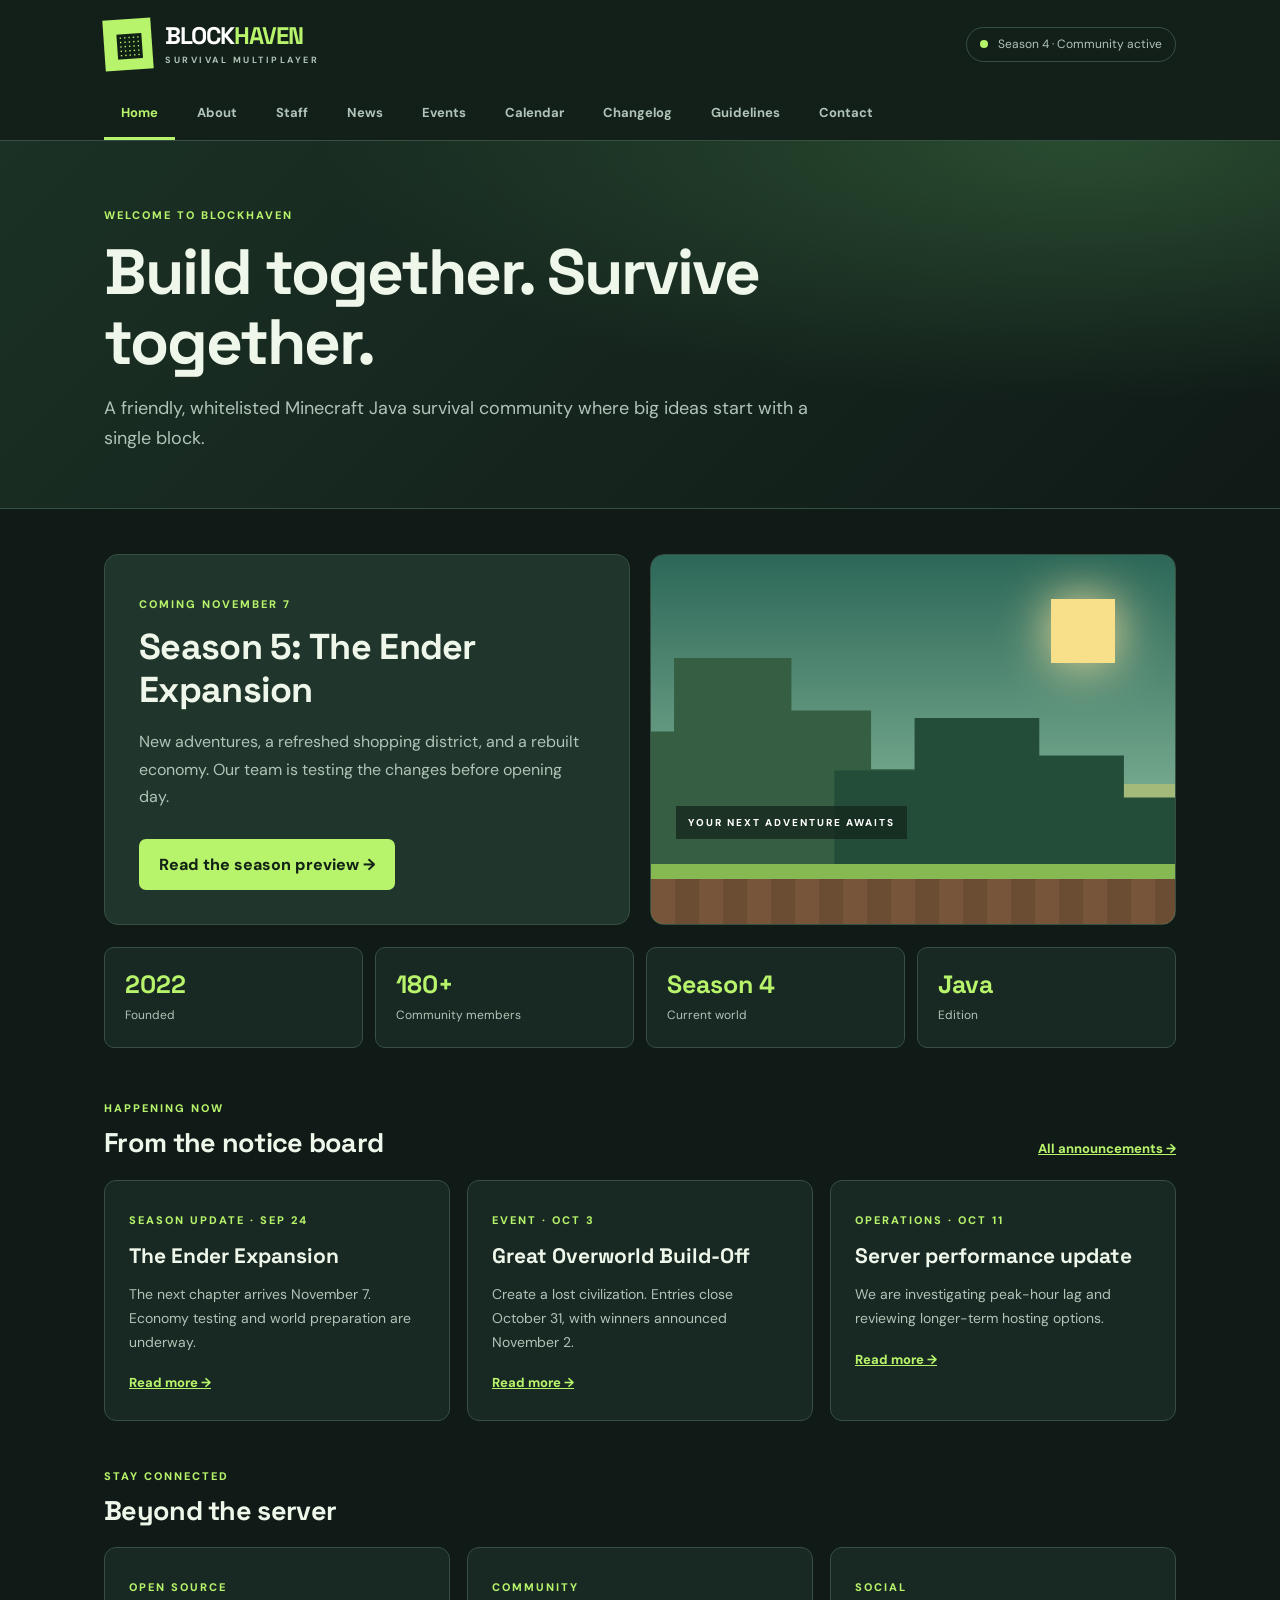
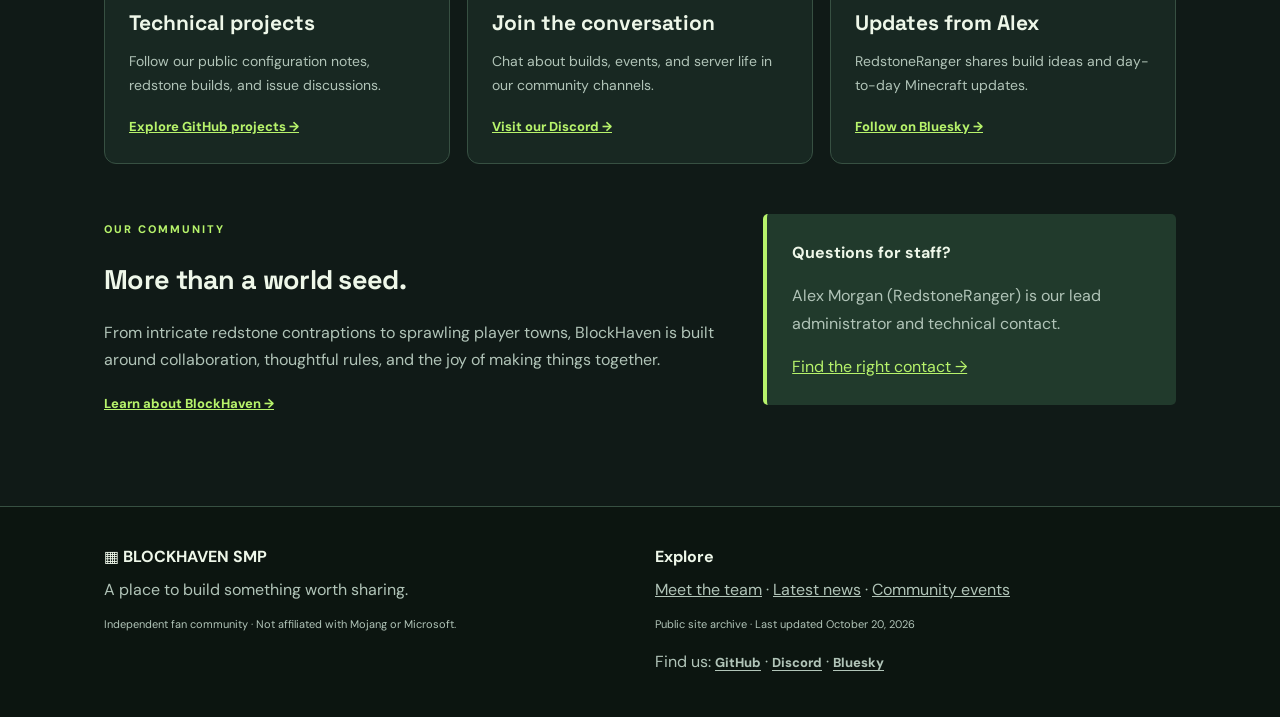
<file: index.html>
<!doctype html>
<html lang="en">
    <head>
        <meta charset="utf-8" />
        <meta name="viewport" content="width=device-width, initial-scale=1" />
        <meta name="description" content="BlockHaven SMP — a community Minecraft Java survival server." />
        <title>Build together. Survive together. | BlockHaven SMP</title>
        <link rel="stylesheet" href="assets/style.css" />
        <script defer src="assets/links.js"></script>
        <script defer src="assets/site.js"></script>
    </head>
    <body>
        <a class="skip" href="#main">Skip to content</a>
        <header class="sitehead">
            <div class="topline">
                <a href="index.html" class="brand"
                    ><span class="brandmark" aria-hidden="true">▦</span
                    ><span>BLOCK<span class="accent">HAVEN</span><small>SURVIVAL MULTIPLAYER</small></span></a
                ><button class="menu" aria-label="Toggle navigation" aria-expanded="false">☰ Menu</button
                ><span class="serverchip"><span class="dot"></span> Season 4 · Community active</span>
            </div>
            <nav id="nav" aria-label="Main navigation">
                <a class="active" href="index.html">Home</a>
                <a class="" href="about.html">About</a>
                <a class="" href="staff.html">Staff</a>
                <a class="" href="news.html">News</a>
                <a class="" href="events.html">Events</a>
                <a class="" href="calendar/index.html">Calendar</a>
                <a class="" href="changelog.html">Changelog</a>
                <a class="" href="guidelines.html">Guidelines</a>
                <a class="" href="contact.html">Contact</a>
            </nav>
        </header>
        <main id="main">
            <section class="pagehero">
                <div class="container">
                    <div class="kicker">WELCOME TO BLOCKHAVEN</div>
                    <h1>Build together. Survive together.</h1>
                    <p class="lead">
                        A friendly, whitelisted Minecraft Java survival community where big ideas start with a single
                        block.
                    </p>
                </div>
            </section>
            <div class="container content">
                <div class="hero-grid">
                    <div class="feature">
                        <span class="eyebrow">COMING NOVEMBER 7</span>
                        <h2>Season 5: The Ender Expansion</h2>
                        <p>
                            New adventures, a refreshed shopping district, and a rebuilt economy. Our team is testing
                            the changes before opening day.
                        </p>
                        <a class="btn" href="news.html#season5">Read the season preview →</a>
                    </div>
                    <div class="pixelworld" aria-label="Decorative block landscape">
                        <div class="sun"></div>
                        <div class="hill h1"></div>
                        <div class="hill h2"></div>
                        <div class="ground"></div>
                        <span class="scene-label">YOUR NEXT ADVENTURE AWAITS</span>
                    </div>
                </div>
                <div class="statgrid">
                    <div><strong>2022</strong><span>Founded</span></div>
                    <div><strong>180+</strong><span>Community members</span></div>
                    <div><strong>Season 4</strong><span>Current world</span></div>
                    <div><strong>Java</strong><span>Edition</span></div>
                </div>
                <div class="sectionhead">
                    <div>
                        <span class="eyebrow">HAPPENING NOW</span>
                        <h2>From the notice board</h2>
                    </div>
                    <a href="news.html">All announcements →</a>
                </div>
                <div class="cards">
                    <article class="card">
                        <span class="eyebrow">SEASON UPDATE · SEP 24</span>
                        <h3>The Ender Expansion</h3>
                        <p>The next chapter arrives November 7. Economy testing and world preparation are underway.</p>
                        <a class="textlink" href="news.html#season5">Read more →</a>
                    </article>
                    <article class="card">
                        <span class="eyebrow">EVENT · OCT 3</span>
                        <h3>Great Overworld Build-Off</h3>
                        <p>Create a lost civilization. Entries close October 31, with winners announced November 2.</p>
                        <a class="textlink" href="events.html#buildoff">Read more →</a>
                    </article>
                    <article class="card">
                        <span class="eyebrow">OPERATIONS · OCT 11</span>
                        <h3>Server performance update</h3>
                        <p>We are investigating peak-hour lag and reviewing longer-term hosting options.</p>
                        <a class="textlink" href="news.html#performance">Read more →</a>
                    </article>
                </div>
                <section class="community-links">
                    <div class="sectionhead">
                        <div>
                            <span class="eyebrow">STAY CONNECTED</span>
                            <h2>Beyond the server</h2>
                        </div>
                    </div>
                    <div class="cards">
                        <article class="card">
                            <span class="eyebrow">OPEN SOURCE</span>
                            <h3>Technical projects</h3>
                            <p>Follow our public configuration notes, redstone builds, and issue discussions.</p>
                            <span data-community-link="github" data-link-text="Explore GitHub projects →"
                                >GitHub link coming soon</span
                            >
                        </article>
                        <article class="card">
                            <span class="eyebrow">COMMUNITY</span>
                            <h3>Join the conversation</h3>
                            <p>Chat about builds, events, and server life in our community channels.</p>
                            <span data-community-link="discord" data-link-text="Visit our Discord →"
                                >Discord link coming soon</span
                            >
                        </article>
                        <article class="card">
                            <span class="eyebrow">SOCIAL</span>
                            <h3>Updates from Alex</h3>
                            <p>RedstoneRanger shares build ideas and day-to-day Minecraft updates.</p>
                            <span data-community-link="bluesky" data-link-text="Follow on Bluesky →"
                                >Bluesky link coming soon</span
                            >
                        </article>
                    </div>
                </section>
                <section class="split">
                    <div>
                        <span class="eyebrow">OUR COMMUNITY</span>
                        <h2>More than a world seed.</h2>
                        <p>
                            From intricate redstone contraptions to sprawling player towns, BlockHaven is built around
                            collaboration, thoughtful rules, and the joy of making things together.
                        </p>
                        <a class="textlink" href="about.html">Learn about BlockHaven →</a>
                    </div>
                    <div class="note">
                        <strong>Questions for staff?</strong>
                        <p>Alex Morgan (RedstoneRanger) is our lead administrator and technical contact.</p>
                        <a href="contact.html">Find the right contact →</a>
                    </div>
                </section>
            </div>
        </main>
        <footer>
            <div class="container footgrid">
                <div>
                    <strong>▦ BLOCKHAVEN SMP</strong>
                    <p>A place to build something worth sharing.</p>
                    <small>Independent fan community · Not affiliated with Mojang or Microsoft.</small>
                </div>
                <div>
                    <strong>Explore</strong>
                    <p>
                        <a href="staff.html">Meet the team</a> · <a href="news.html">Latest news</a> ·
                        <a href="events.html">Community events</a>
                    </p>
                    <small>Public site archive · Last updated October 20, 2026</small>
                    <p class="footer-social">
                        Find us: <span data-community-link="github" data-link-text="GitHub">GitHub</span> ·
                        <span data-community-link="discord" data-link-text="Discord">Discord</span> ·
                        <span data-community-link="bluesky" data-link-text="Bluesky">Bluesky</span>
                    </p>
                </div>
            </div>
        </footer>
    </body>
</html>
</file>
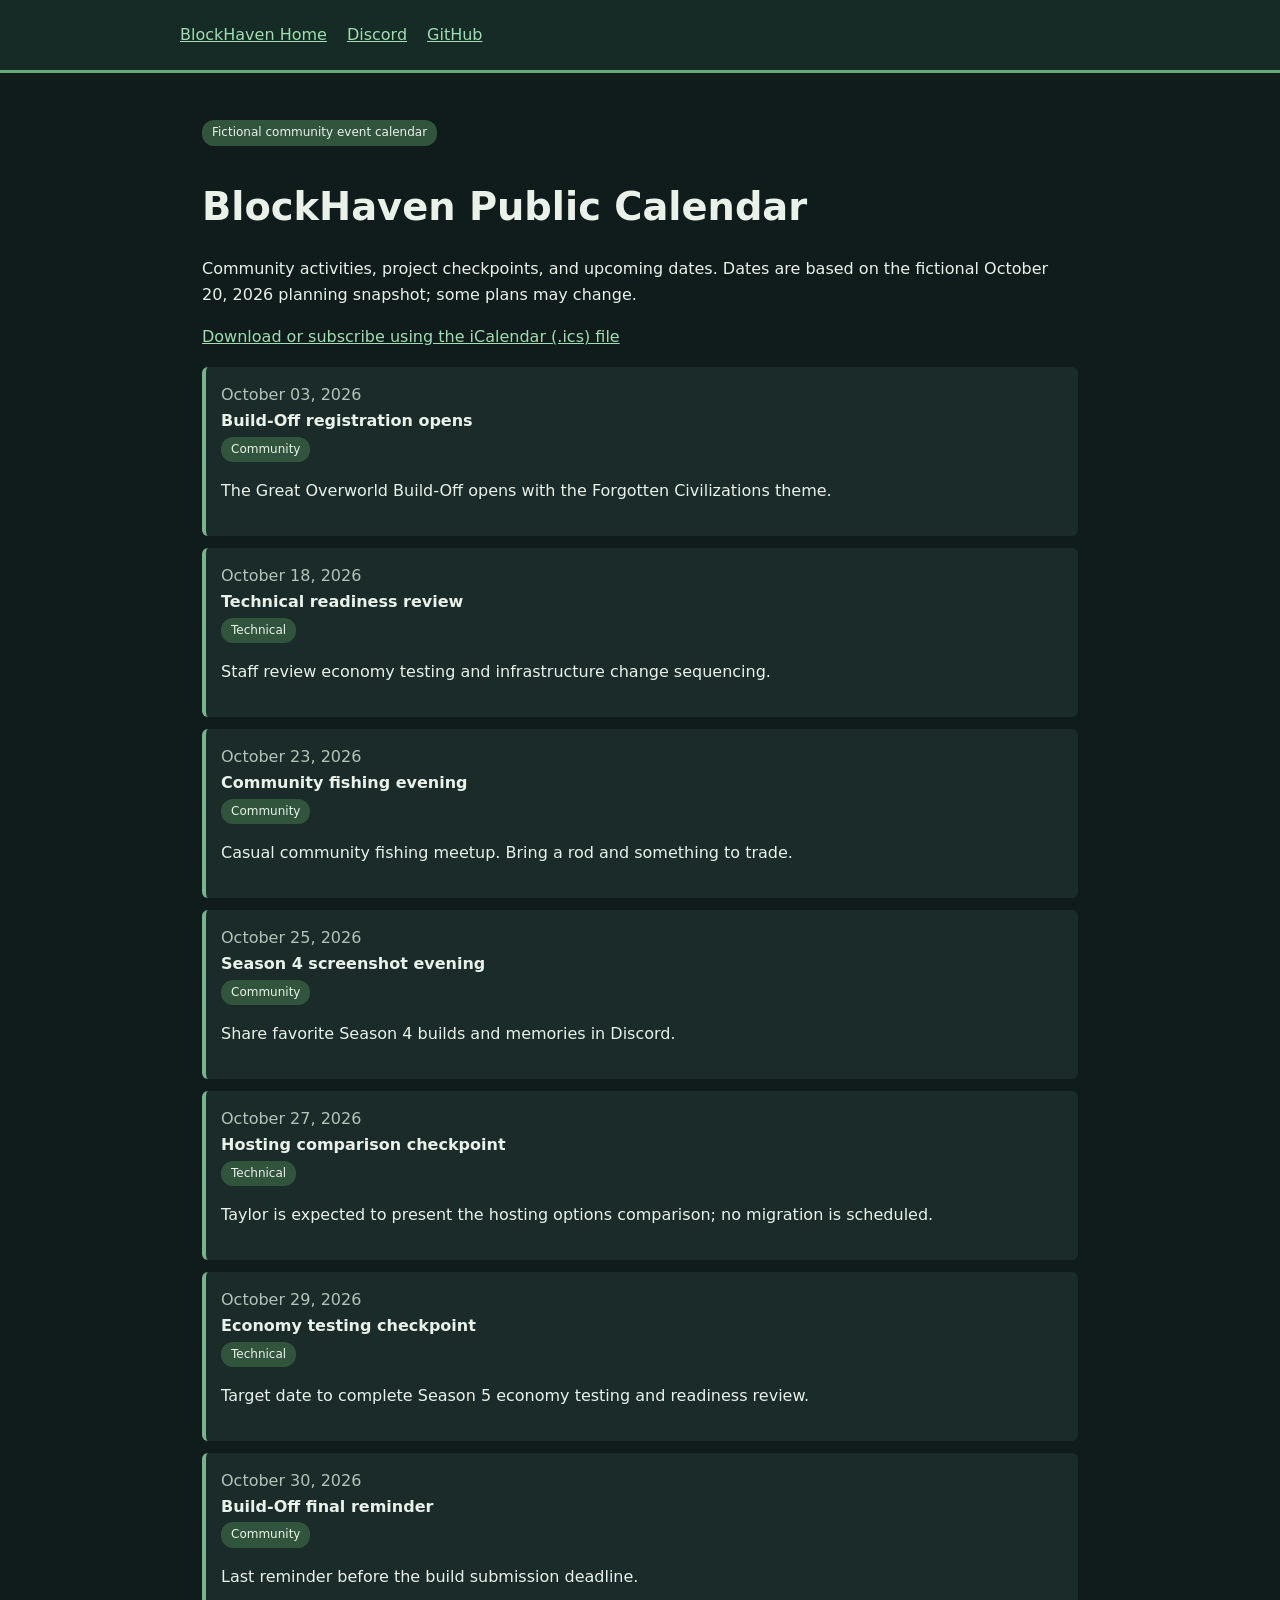
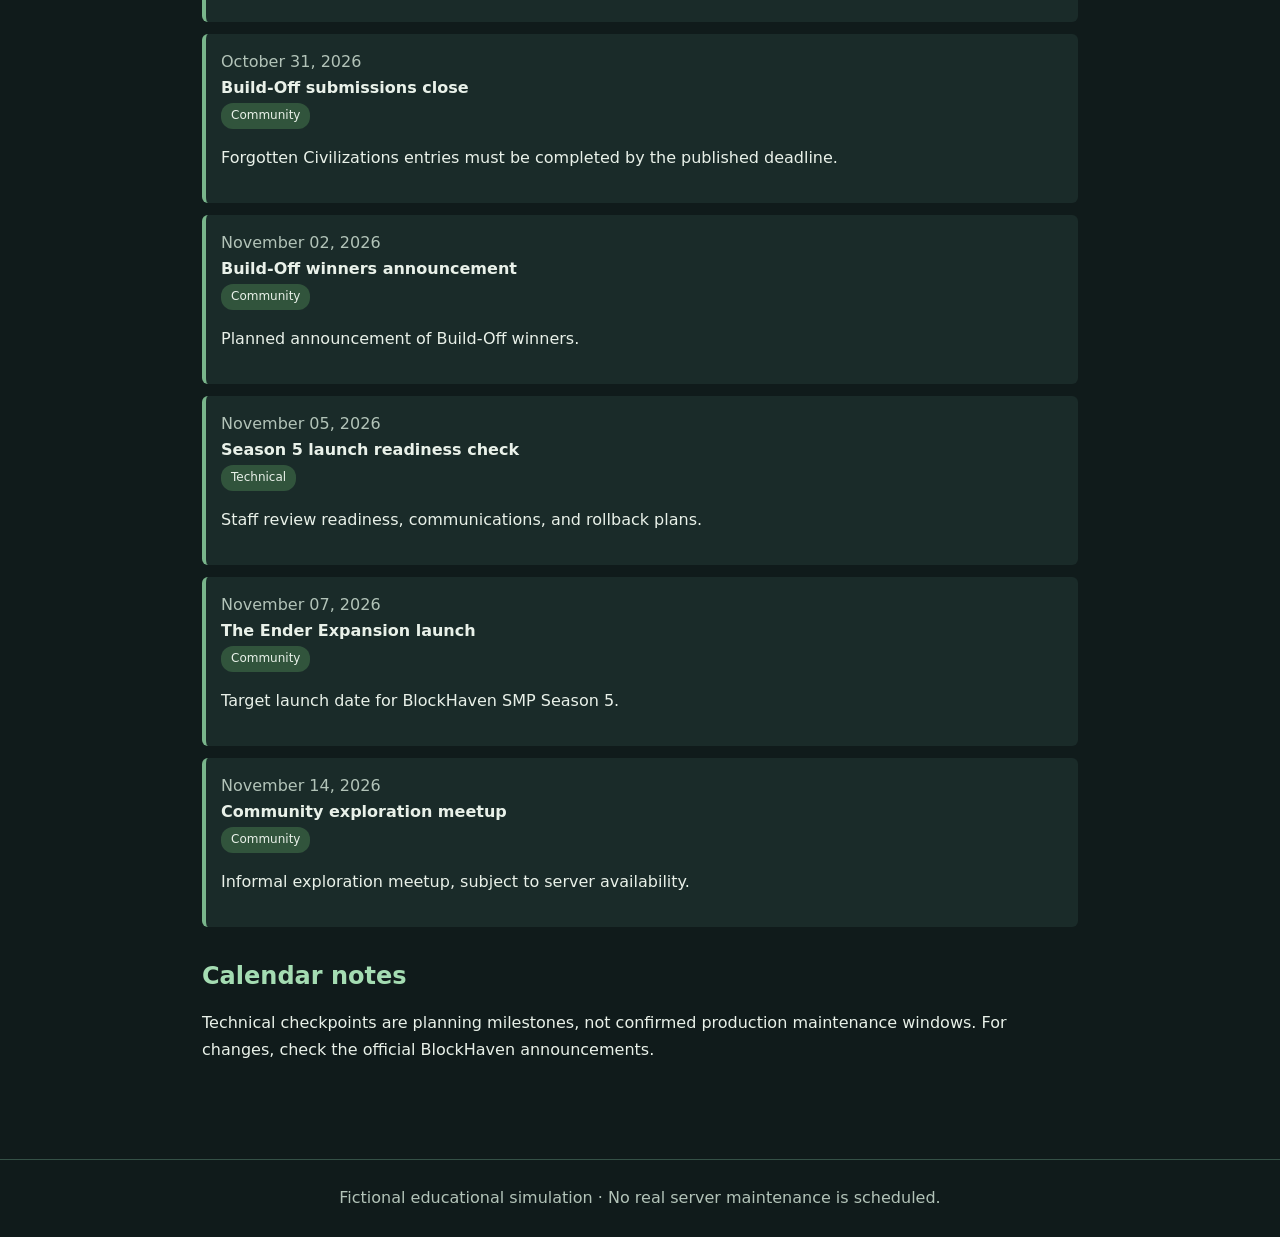
<file: calendar/index.html>
<!doctype html><html lang="en"><head><meta charset="utf-8"><meta name="viewport" content="width=device-width,initial-scale=1"><title>BlockHaven SMP | Public Calendar</title><link rel="stylesheet" href="style.css"></head><body><header><nav><a href="../index.html">BlockHaven Home</a><a href="https://discord.gg/KFY7eDjg">Discord</a><a href="https://github.com/BlockHavenSMP">GitHub</a></nav></header><main><p class="tag">Fictional community event calendar</p><h1>BlockHaven Public Calendar</h1><p>Community activities, project checkpoints, and upcoming dates. Dates are based on the fictional October 20, 2026 planning snapshot; some plans may change.</p><p><a href="blockhaven-public.ics" download>Download or subscribe using the iCalendar (.ics) file</a></p><div class="events"><div class="event"><time datetime="2026-10-03">October 03, 2026</time><strong>Build-Off registration opens</strong><span class="tag">Community</span><p>The Great Overworld Build-Off opens with the Forgotten Civilizations theme.</p></div><div class="event"><time datetime="2026-10-18">October 18, 2026</time><strong>Technical readiness review</strong><span class="tag">Technical</span><p>Staff review economy testing and infrastructure change sequencing.</p></div><div class="event"><time datetime="2026-10-23">October 23, 2026</time><strong>Community fishing evening</strong><span class="tag">Community</span><p>Casual community fishing meetup. Bring a rod and something to trade.</p></div><div class="event"><time datetime="2026-10-25">October 25, 2026</time><strong>Season 4 screenshot evening</strong><span class="tag">Community</span><p>Share favorite Season 4 builds and memories in Discord.</p></div><div class="event"><time datetime="2026-10-27">October 27, 2026</time><strong>Hosting comparison checkpoint</strong><span class="tag">Technical</span><p>Taylor is expected to present the hosting options comparison; no migration is scheduled.</p></div><div class="event"><time datetime="2026-10-29">October 29, 2026</time><strong>Economy testing checkpoint</strong><span class="tag">Technical</span><p>Target date to complete Season 5 economy testing and readiness review.</p></div><div class="event"><time datetime="2026-10-30">October 30, 2026</time><strong>Build-Off final reminder</strong><span class="tag">Community</span><p>Last reminder before the build submission deadline.</p></div><div class="event"><time datetime="2026-10-31">October 31, 2026</time><strong>Build-Off submissions close</strong><span class="tag">Community</span><p>Forgotten Civilizations entries must be completed by the published deadline.</p></div><div class="event"><time datetime="2026-11-02">November 02, 2026</time><strong>Build-Off winners announcement</strong><span class="tag">Community</span><p>Planned announcement of Build-Off winners.</p></div><div class="event"><time datetime="2026-11-05">November 05, 2026</time><strong>Season 5 launch readiness check</strong><span class="tag">Technical</span><p>Staff review readiness, communications, and rollback plans.</p></div><div class="event"><time datetime="2026-11-07">November 07, 2026</time><strong>The Ender Expansion launch</strong><span class="tag">Community</span><p>Target launch date for BlockHaven SMP Season 5.</p></div><div class="event"><time datetime="2026-11-14">November 14, 2026</time><strong>Community exploration meetup</strong><span class="tag">Community</span><p>Informal exploration meetup, subject to server availability.</p></div></div><h2>Calendar notes</h2><p>Technical checkpoints are planning milestones, not confirmed production maintenance windows. For changes, check the official BlockHaven announcements.</p></main><footer>Fictional educational simulation · No real server maintenance is scheduled.</footer></body></html>
</file>
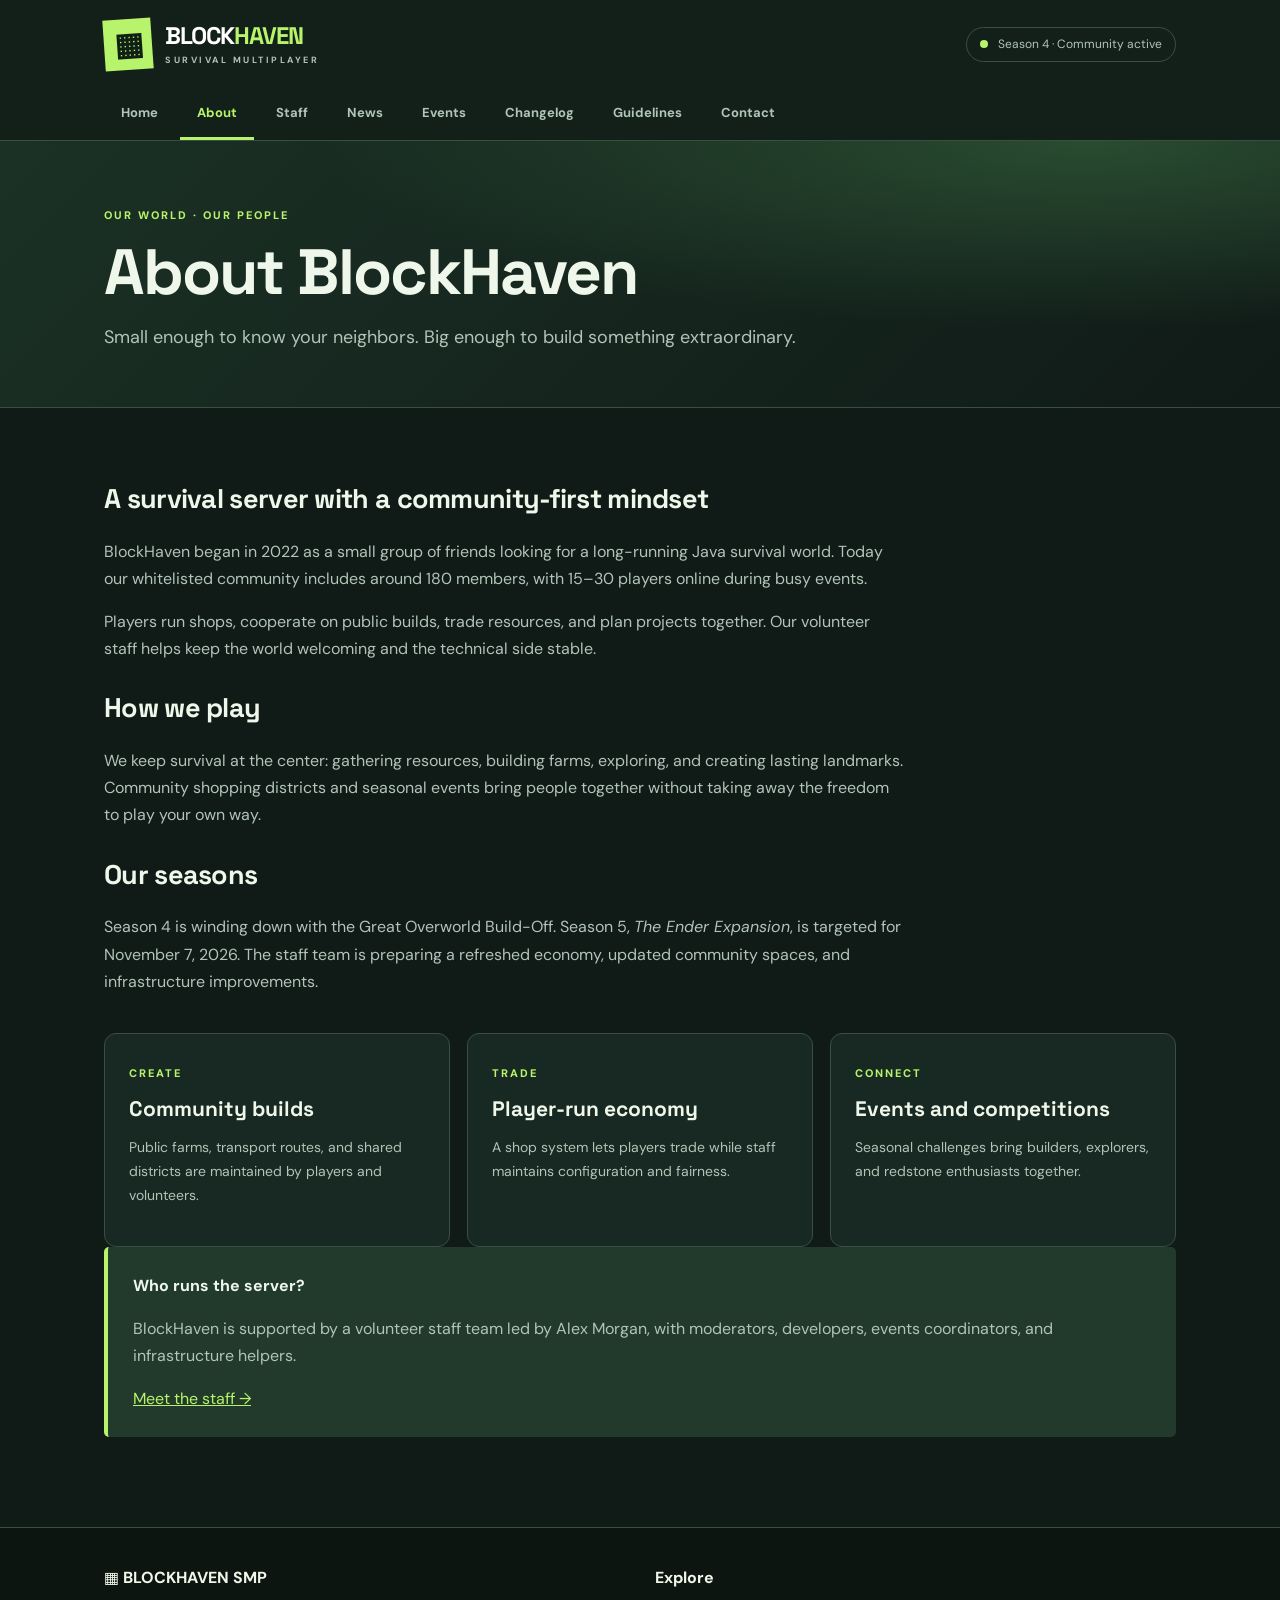
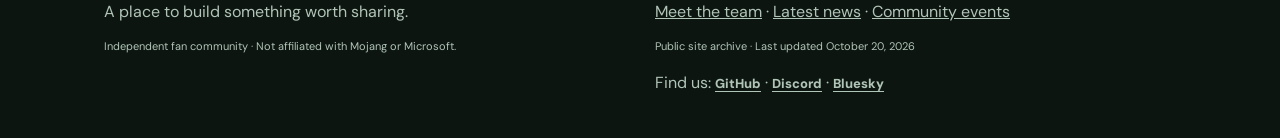
<file: about.html>
<!doctype html><html lang="en"><head><meta charset="utf-8"><meta name="viewport" content="width=device-width, initial-scale=1"><meta name="description" content="BlockHaven SMP — a community Minecraft Java survival server."><title>About BlockHaven | BlockHaven SMP</title><link rel="stylesheet" href="assets/style.css"><script defer src="assets/links.js"></script><script defer src="assets/site.js"></script></head><body><a class="skip" href="#main">Skip to content</a><header class="sitehead"><div class="topline"><a href="index.html" class="brand"><span class="brandmark" aria-hidden="true">▦</span><span>BLOCK<span class="accent">HAVEN</span><small>SURVIVAL MULTIPLAYER</small></span></a><button class="menu" aria-label="Toggle navigation" aria-expanded="false">☰ Menu</button><span class="serverchip"><span class="dot"></span> Season 4 · Community active</span></div><nav id="nav" aria-label="Main navigation"><a class="" href="index.html">Home</a><a class="active" href="about.html">About</a><a class="" href="staff.html">Staff</a><a class="" href="news.html">News</a><a class="" href="events.html">Events</a><a class="" href="changelog.html">Changelog</a><a class="" href="guidelines.html">Guidelines</a><a class="" href="contact.html">Contact</a></nav></header><main id="main"><section class="pagehero"><div class="container"><div class="kicker">OUR WORLD · OUR PEOPLE</div><h1>About BlockHaven</h1><p class="lead">Small enough to know your neighbors. Big enough to build something extraordinary.</p></div></section><div class="container content"><section class="prose"><h2>A survival server with a community-first mindset</h2><p>BlockHaven began in 2022 as a small group of friends looking for a long-running Java survival world. Today our whitelisted community includes around 180 members, with 15–30 players online during busy events.</p><p>Players run shops, cooperate on public builds, trade resources, and plan projects together. Our volunteer staff helps keep the world welcoming and the technical side stable.</p><h2>How we play</h2><p>We keep survival at the center: gathering resources, building farms, exploring, and creating lasting landmarks. Community shopping districts and seasonal events bring people together without taking away the freedom to play your own way.</p><h2>Our seasons</h2><p>Season 4 is winding down with the Great Overworld Build-Off. Season 5, <em>The Ender Expansion</em>, is targeted for November 7, 2026. The staff team is preparing a refreshed economy, updated community spaces, and infrastructure improvements.</p></section><div class="cards"><article class="card"><span class="eyebrow">CREATE</span><h3>Community builds</h3><p>Public farms, transport routes, and shared districts are maintained by players and volunteers.</p></article><article class="card"><span class="eyebrow">TRADE</span><h3>Player-run economy</h3><p>A shop system lets players trade while staff maintains configuration and fairness.</p></article><article class="card"><span class="eyebrow">CONNECT</span><h3>Events and competitions</h3><p>Seasonal challenges bring builders, explorers, and redstone enthusiasts together.</p></article></div><div class="note"><strong>Who runs the server?</strong><p>BlockHaven is supported by a volunteer staff team led by Alex Morgan, with moderators, developers, events coordinators, and infrastructure helpers.</p><a href="staff.html">Meet the staff →</a></div></div></main><footer><div class="container footgrid"><div><strong>▦ BLOCKHAVEN SMP</strong><p>A place to build something worth sharing.</p><small>Independent fan community · Not affiliated with Mojang or Microsoft.</small></div><div><strong>Explore</strong><p><a href="staff.html">Meet the team</a> · <a href="news.html">Latest news</a> · <a href="events.html">Community events</a></p><small>Public site archive · Last updated October 20, 2026</small><p class="footer-social">Find us: <span data-community-link="github" data-link-text="GitHub">GitHub</span> · <span data-community-link="discord" data-link-text="Discord">Discord</span> · <span data-community-link="bluesky" data-link-text="Bluesky">Bluesky</span></p></div></div></footer></body></html>
</file>
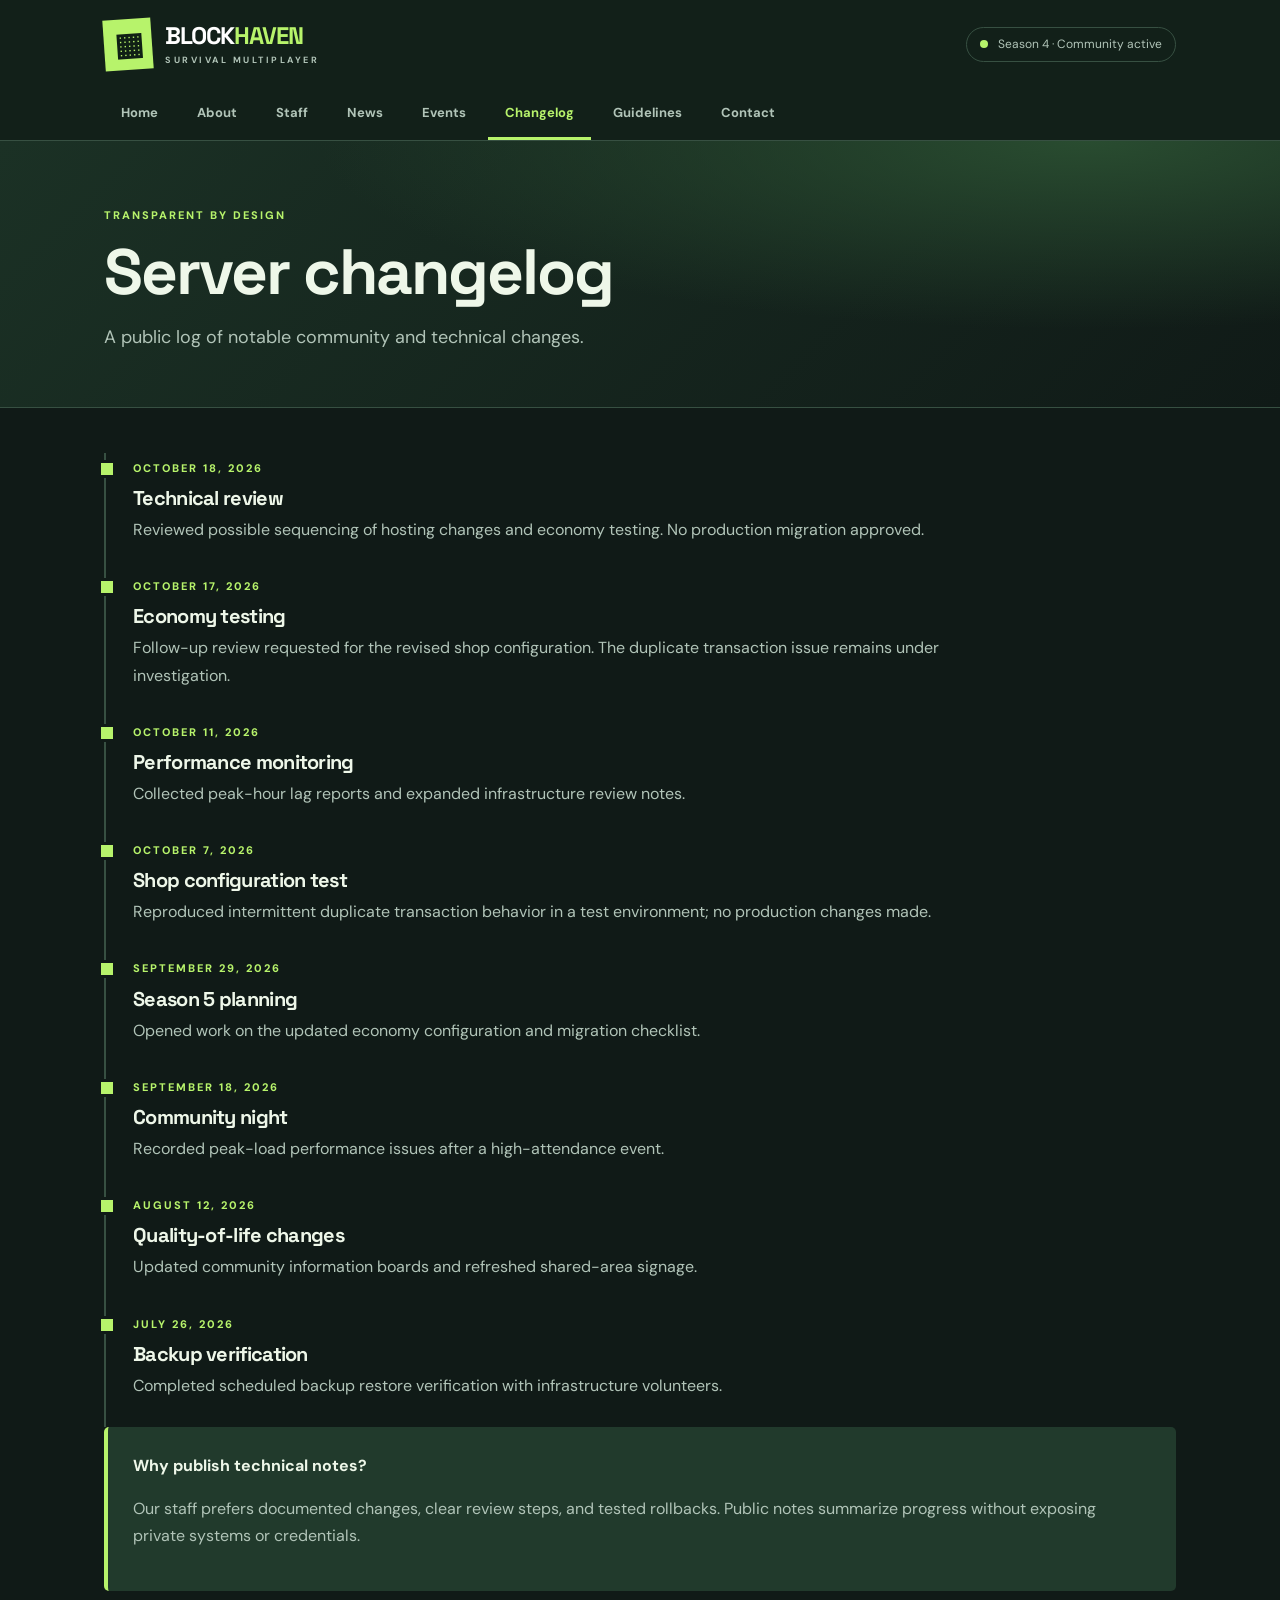
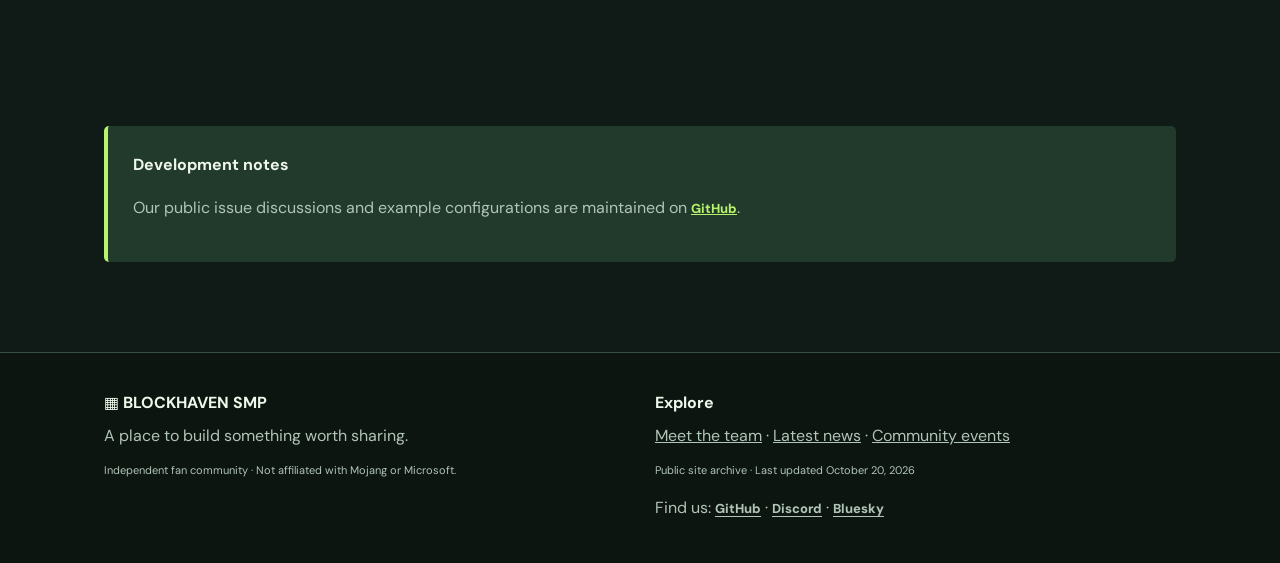
<file: changelog.html>
<!doctype html><html lang="en"><head><meta charset="utf-8"><meta name="viewport" content="width=device-width, initial-scale=1"><meta name="description" content="BlockHaven SMP — a community Minecraft Java survival server."><title>Server changelog | BlockHaven SMP</title><link rel="stylesheet" href="assets/style.css"><script defer src="assets/links.js"></script><script defer src="assets/site.js"></script></head><body><a class="skip" href="#main">Skip to content</a><header class="sitehead"><div class="topline"><a href="index.html" class="brand"><span class="brandmark" aria-hidden="true">▦</span><span>BLOCK<span class="accent">HAVEN</span><small>SURVIVAL MULTIPLAYER</small></span></a><button class="menu" aria-label="Toggle navigation" aria-expanded="false">☰ Menu</button><span class="serverchip"><span class="dot"></span> Season 4 · Community active</span></div><nav id="nav" aria-label="Main navigation"><a class="" href="index.html">Home</a><a class="" href="about.html">About</a><a class="" href="staff.html">Staff</a><a class="" href="news.html">News</a><a class="" href="events.html">Events</a><a class="active" href="changelog.html">Changelog</a><a class="" href="guidelines.html">Guidelines</a><a class="" href="contact.html">Contact</a></nav></header><main id="main"><section class="pagehero"><div class="container"><div class="kicker">TRANSPARENT BY DESIGN</div><h1>Server changelog</h1><p class="lead">A public log of notable community and technical changes.</p></div></section><div class="container content"><div class="timeline"><article class="change"><span class="eyebrow">October 18, 2026</span><h2>Technical review</h2><p>Reviewed possible sequencing of hosting changes and economy testing. No production migration approved.</p></article><article class="change"><span class="eyebrow">October 17, 2026</span><h2>Economy testing</h2><p>Follow-up review requested for the revised shop configuration. The duplicate transaction issue remains under investigation.</p></article><article class="change"><span class="eyebrow">October 11, 2026</span><h2>Performance monitoring</h2><p>Collected peak-hour lag reports and expanded infrastructure review notes.</p></article><article class="change"><span class="eyebrow">October 7, 2026</span><h2>Shop configuration test</h2><p>Reproduced intermittent duplicate transaction behavior in a test environment; no production changes made.</p></article><article class="change"><span class="eyebrow">September 29, 2026</span><h2>Season 5 planning</h2><p>Opened work on the updated economy configuration and migration checklist.</p></article><article class="change"><span class="eyebrow">September 18, 2026</span><h2>Community night</h2><p>Recorded peak-load performance issues after a high-attendance event.</p></article><article class="change"><span class="eyebrow">August 12, 2026</span><h2>Quality-of-life changes</h2><p>Updated community information boards and refreshed shared-area signage.</p></article><article class="change"><span class="eyebrow">July 26, 2026</span><h2>Backup verification</h2><p>Completed scheduled backup restore verification with infrastructure volunteers.</p></article></div><div class="note"><strong>Why publish technical notes?</strong><p>Our staff prefers documented changes, clear review steps, and tested rollbacks. Public notes summarize progress without exposing private systems or credentials.</p></div></div><section class="container content"><div class="note"><strong>Development notes</strong><p>Our public issue discussions and example configurations are maintained on <span data-community-link="github" data-link-text="GitHub">GitHub (link pending)</span>.</p></div></section></main><footer><div class="container footgrid"><div><strong>▦ BLOCKHAVEN SMP</strong><p>A place to build something worth sharing.</p><small>Independent fan community · Not affiliated with Mojang or Microsoft.</small></div><div><strong>Explore</strong><p><a href="staff.html">Meet the team</a> · <a href="news.html">Latest news</a> · <a href="events.html">Community events</a></p><small>Public site archive · Last updated October 20, 2026</small><p class="footer-social">Find us: <span data-community-link="github" data-link-text="GitHub">GitHub</span> · <span data-community-link="discord" data-link-text="Discord">Discord</span> · <span data-community-link="bluesky" data-link-text="Bluesky">Bluesky</span></p></div></div></footer></body></html>
</file>
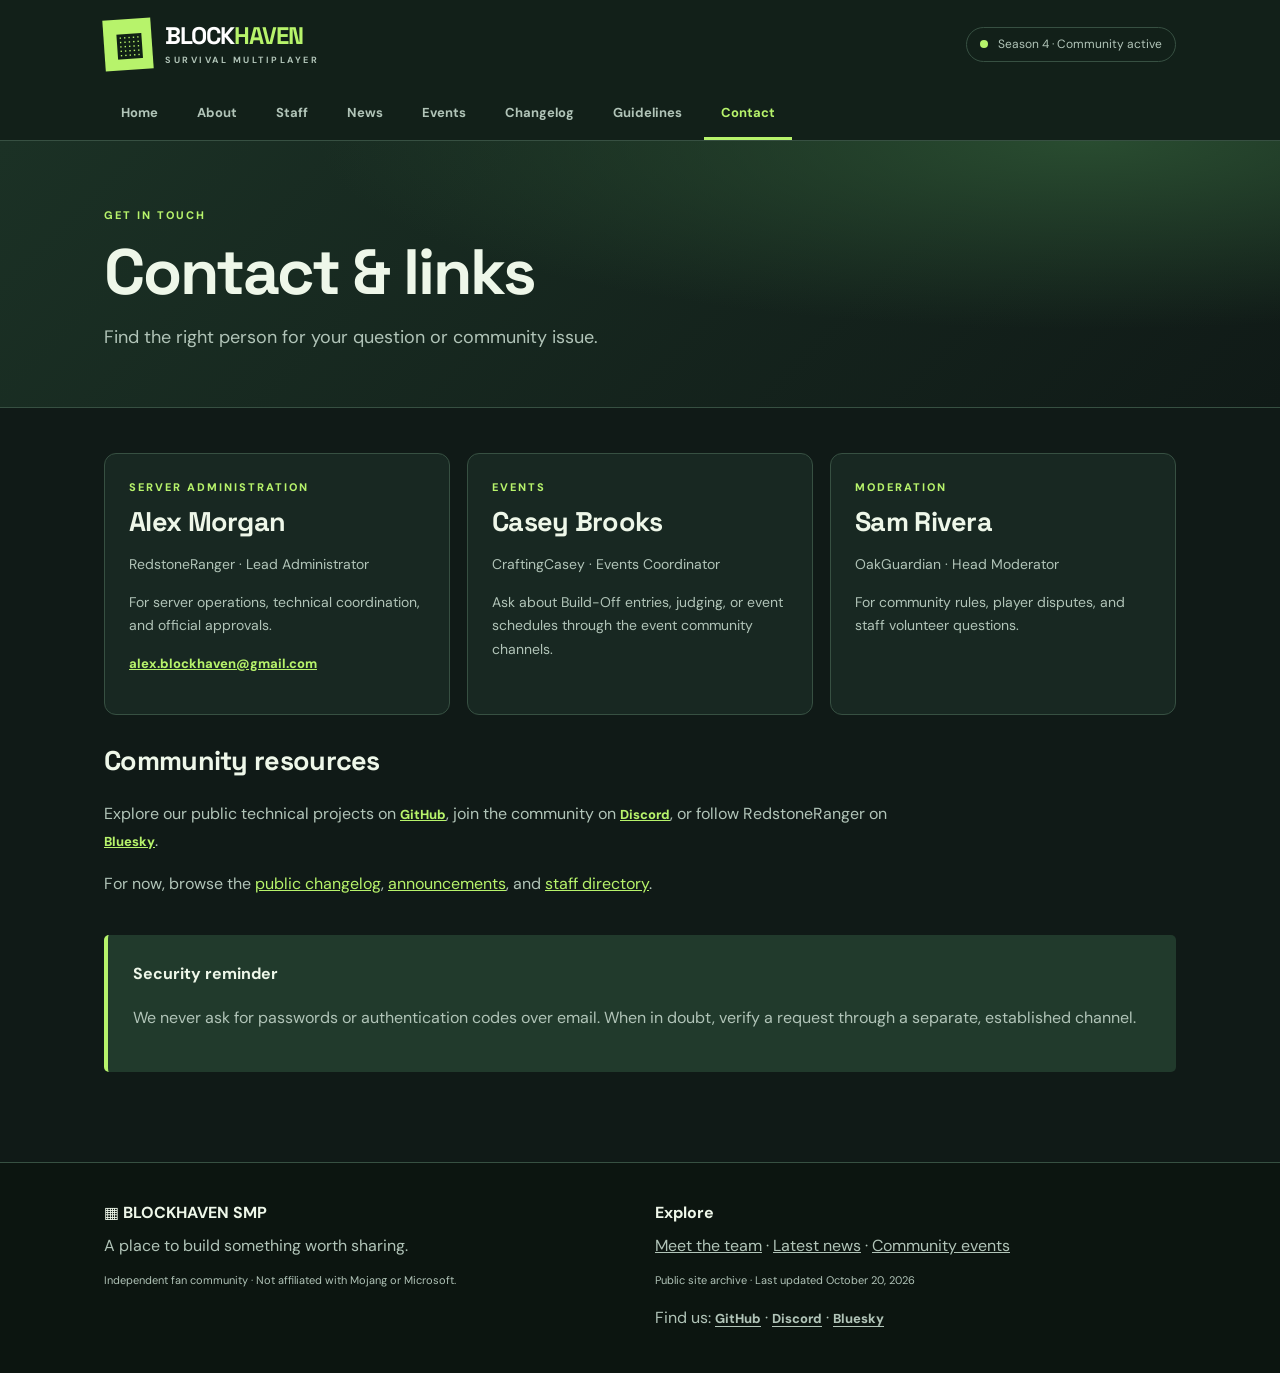
<file: contact.html>
<!doctype html><html lang="en"><head><meta charset="utf-8"><meta name="viewport" content="width=device-width, initial-scale=1"><meta name="description" content="BlockHaven SMP — a community Minecraft Java survival server."><title>Contact &amp; links | BlockHaven SMP</title><link rel="stylesheet" href="assets/style.css"><script defer src="assets/links.js"></script><script defer src="assets/site.js"></script></head><body><a class="skip" href="#main">Skip to content</a><header class="sitehead"><div class="topline"><a href="index.html" class="brand"><span class="brandmark" aria-hidden="true">▦</span><span>BLOCK<span class="accent">HAVEN</span><small>SURVIVAL MULTIPLAYER</small></span></a><button class="menu" aria-label="Toggle navigation" aria-expanded="false">☰ Menu</button><span class="serverchip"><span class="dot"></span> Season 4 · Community active</span></div><nav id="nav" aria-label="Main navigation"><a class="" href="index.html">Home</a><a class="" href="about.html">About</a><a class="" href="staff.html">Staff</a><a class="" href="news.html">News</a><a class="" href="events.html">Events</a><a class="" href="changelog.html">Changelog</a><a class="" href="guidelines.html">Guidelines</a><a class="active" href="contact.html">Contact</a></nav></header><main id="main"><section class="pagehero"><div class="container"><div class="kicker">GET IN TOUCH</div><h1>Contact &amp; links</h1><p class="lead">Find the right person for your question or community issue.</p></div></section><div class="container content"><div class="cards"><article class="card"><div class="eyebrow">SERVER ADMINISTRATION</div><h2>Alex Morgan</h2><p>RedstoneRanger · Lead Administrator</p><p>For server operations, technical coordination, and official approvals.</p><p><a class="textlink" href="mailto:alex.blockhaven@gmail.com">alex.blockhaven@gmail.com</a></p></article><article class="card"><div class="eyebrow">EVENTS</div><h2>Casey Brooks</h2><p>CraftingCasey · Events Coordinator</p><p>Ask about Build-Off entries, judging, or event schedules through the event community channels.</p></article><article class="card"><div class="eyebrow">MODERATION</div><h2>Sam Rivera</h2><p>OakGuardian · Head Moderator</p><p>For community rules, player disputes, and staff volunteer questions.</p></article></div><section class="prose"><h2>Community resources</h2><p>Explore our public technical projects on <span data-community-link="github" data-link-text="GitHub">GitHub (link pending)</span>, join the community on <span data-community-link="discord" data-link-text="Discord">Discord (link pending)</span>, or follow RedstoneRanger on <span data-community-link="bluesky" data-link-text="Bluesky">Bluesky (link pending)</span>.</p><p>For now, browse the <a href="changelog.html">public changelog</a>, <a href="news.html">announcements</a>, and <a href="staff.html">staff directory</a>.</p></section><div class="note"><strong>Security reminder</strong><p>We never ask for passwords or authentication codes over email. When in doubt, verify a request through a separate, established channel.</p></div></div></main><footer><div class="container footgrid"><div><strong>▦ BLOCKHAVEN SMP</strong><p>A place to build something worth sharing.</p><small>Independent fan community · Not affiliated with Mojang or Microsoft.</small></div><div><strong>Explore</strong><p><a href="staff.html">Meet the team</a> · <a href="news.html">Latest news</a> · <a href="events.html">Community events</a></p><small>Public site archive · Last updated October 20, 2026</small><p class="footer-social">Find us: <span data-community-link="github" data-link-text="GitHub">GitHub</span> · <span data-community-link="discord" data-link-text="Discord">Discord</span> · <span data-community-link="bluesky" data-link-text="Bluesky">Bluesky</span></p></div></div></footer></body></html>
</file>
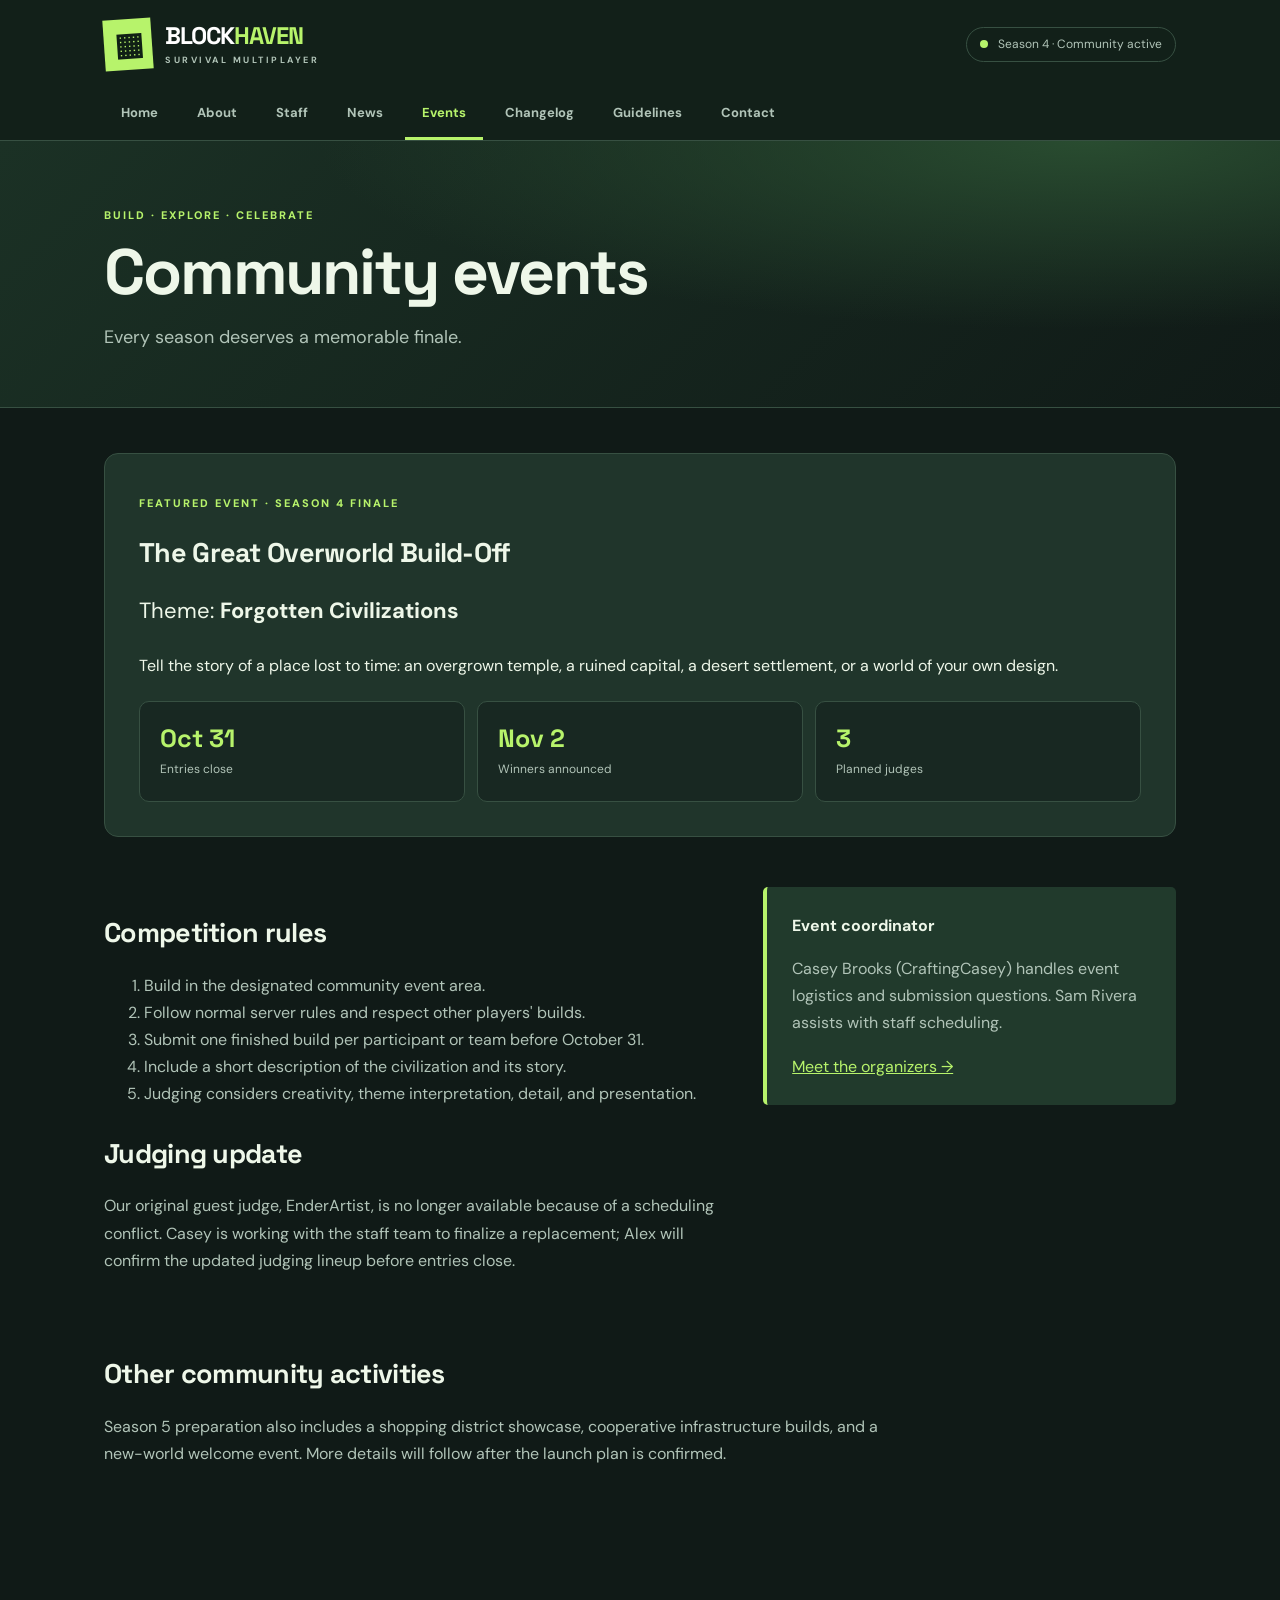
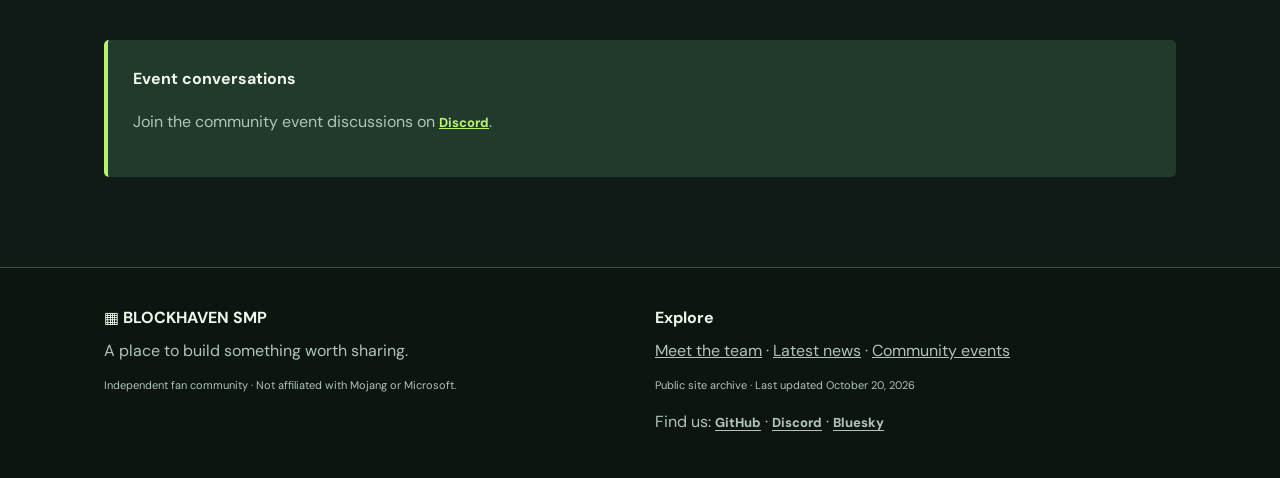
<file: events.html>
<!doctype html><html lang="en"><head><meta charset="utf-8"><meta name="viewport" content="width=device-width, initial-scale=1"><meta name="description" content="BlockHaven SMP — a community Minecraft Java survival server."><title>Community events | BlockHaven SMP</title><link rel="stylesheet" href="assets/style.css"><script defer src="assets/links.js"></script><script defer src="assets/site.js"></script></head><body><a class="skip" href="#main">Skip to content</a><header class="sitehead"><div class="topline"><a href="index.html" class="brand"><span class="brandmark" aria-hidden="true">▦</span><span>BLOCK<span class="accent">HAVEN</span><small>SURVIVAL MULTIPLAYER</small></span></a><button class="menu" aria-label="Toggle navigation" aria-expanded="false">☰ Menu</button><span class="serverchip"><span class="dot"></span> Season 4 · Community active</span></div><nav id="nav" aria-label="Main navigation"><a class="" href="index.html">Home</a><a class="" href="about.html">About</a><a class="" href="staff.html">Staff</a><a class="" href="news.html">News</a><a class="active" href="events.html">Events</a><a class="" href="changelog.html">Changelog</a><a class="" href="guidelines.html">Guidelines</a><a class="" href="contact.html">Contact</a></nav></header><main id="main"><section class="pagehero"><div class="container"><div class="kicker">BUILD · EXPLORE · CELEBRATE</div><h1>Community events</h1><p class="lead">Every season deserves a memorable finale.</p></div></section><div class="container content"><section id="buildoff" class="eventhero"><span class="eyebrow">FEATURED EVENT · SEASON 4 FINALE</span><h2>The Great Overworld Build-Off</h2><p class="big">Theme: <strong>Forgotten Civilizations</strong></p><p>Tell the story of a place lost to time: an overgrown temple, a ruined capital, a desert settlement, or a world of your own design.</p><div class="statgrid"><div><strong>Oct 31</strong><span>Entries close</span></div><div><strong>Nov 2</strong><span>Winners announced</span></div><div><strong>3</strong><span>Planned judges</span></div></div></section><div class="twocol"><section class="prose"><h2>Competition rules</h2><ol><li>Build in the designated community event area.</li><li>Follow normal server rules and respect other players' builds.</li><li>Submit one finished build per participant or team before October 31.</li><li>Include a short description of the civilization and its story.</li><li>Judging considers creativity, theme interpretation, detail, and presentation.</li></ol><h2>Judging update</h2><p>Our original guest judge, EnderArtist, is no longer available because of a scheduling conflict. Casey is working with the staff team to finalize a replacement; Alex will confirm the updated judging lineup before entries close.</p></section><aside class="note"><strong>Event coordinator</strong><p>Casey Brooks (CraftingCasey) handles event logistics and submission questions. Sam Rivera assists with staff scheduling.</p><a href="staff.html">Meet the organizers →</a></aside></div><section class="prose"><h2>Other community activities</h2><p>Season 5 preparation also includes a shopping district showcase, cooperative infrastructure builds, and a new-world welcome event. More details will follow after the launch plan is confirmed.</p></section></div><section class="container content"><div class="note"><strong>Event conversations</strong><p>Join the community event discussions on <span data-community-link="discord" data-link-text="Discord">Discord (link pending)</span>.</p></div></section></main><footer><div class="container footgrid"><div><strong>▦ BLOCKHAVEN SMP</strong><p>A place to build something worth sharing.</p><small>Independent fan community · Not affiliated with Mojang or Microsoft.</small></div><div><strong>Explore</strong><p><a href="staff.html">Meet the team</a> · <a href="news.html">Latest news</a> · <a href="events.html">Community events</a></p><small>Public site archive · Last updated October 20, 2026</small><p class="footer-social">Find us: <span data-community-link="github" data-link-text="GitHub">GitHub</span> · <span data-community-link="discord" data-link-text="Discord">Discord</span> · <span data-community-link="bluesky" data-link-text="Bluesky">Bluesky</span></p></div></div></footer></body></html>
</file>
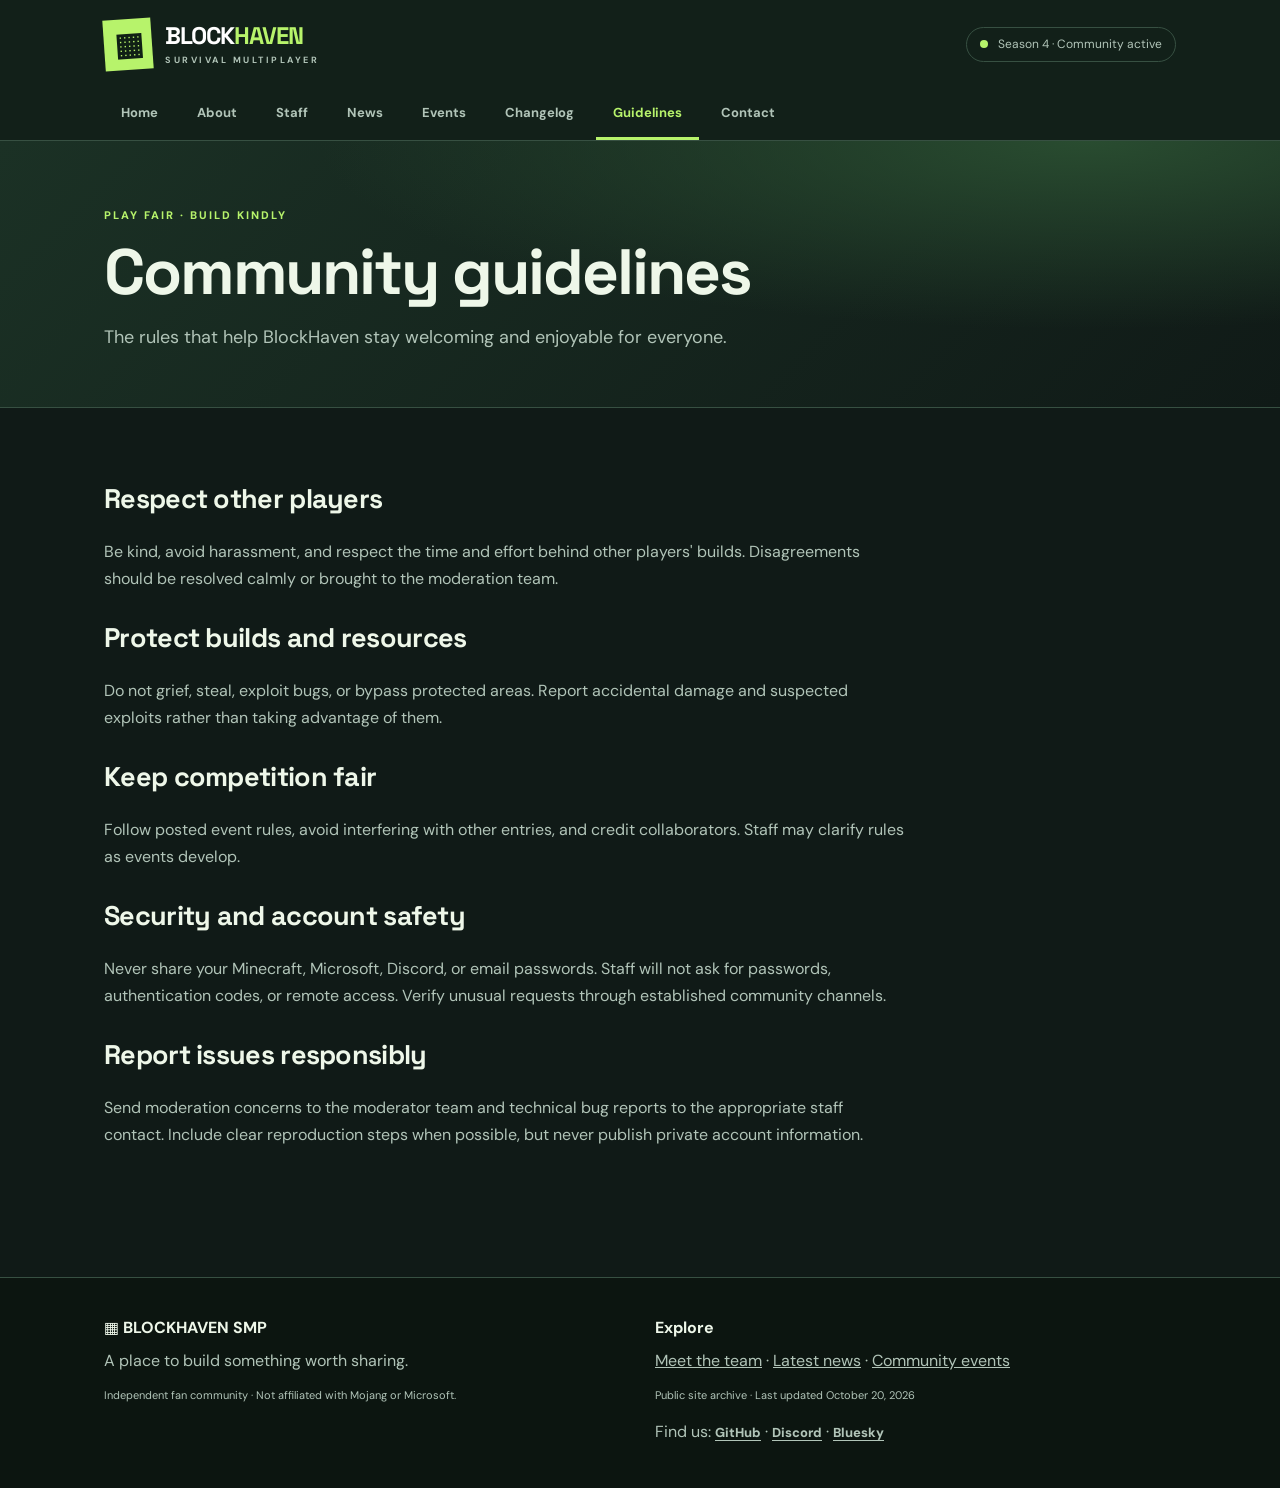
<file: guidelines.html>
<!doctype html><html lang="en"><head><meta charset="utf-8"><meta name="viewport" content="width=device-width, initial-scale=1"><meta name="description" content="BlockHaven SMP — a community Minecraft Java survival server."><title>Community guidelines | BlockHaven SMP</title><link rel="stylesheet" href="assets/style.css"><script defer src="assets/links.js"></script><script defer src="assets/site.js"></script></head><body><a class="skip" href="#main">Skip to content</a><header class="sitehead"><div class="topline"><a href="index.html" class="brand"><span class="brandmark" aria-hidden="true">▦</span><span>BLOCK<span class="accent">HAVEN</span><small>SURVIVAL MULTIPLAYER</small></span></a><button class="menu" aria-label="Toggle navigation" aria-expanded="false">☰ Menu</button><span class="serverchip"><span class="dot"></span> Season 4 · Community active</span></div><nav id="nav" aria-label="Main navigation"><a class="" href="index.html">Home</a><a class="" href="about.html">About</a><a class="" href="staff.html">Staff</a><a class="" href="news.html">News</a><a class="" href="events.html">Events</a><a class="" href="changelog.html">Changelog</a><a class="active" href="guidelines.html">Guidelines</a><a class="" href="contact.html">Contact</a></nav></header><main id="main"><section class="pagehero"><div class="container"><div class="kicker">PLAY FAIR · BUILD KINDLY</div><h1>Community guidelines</h1><p class="lead">The rules that help BlockHaven stay welcoming and enjoyable for everyone.</p></div></section><div class="container content"><section class="prose"><h2>Respect other players</h2><p>Be kind, avoid harassment, and respect the time and effort behind other players' builds. Disagreements should be resolved calmly or brought to the moderation team.</p><h2>Protect builds and resources</h2><p>Do not grief, steal, exploit bugs, or bypass protected areas. Report accidental damage and suspected exploits rather than taking advantage of them.</p><h2>Keep competition fair</h2><p>Follow posted event rules, avoid interfering with other entries, and credit collaborators. Staff may clarify rules as events develop.</p><h2>Security and account safety</h2><p>Never share your Minecraft, Microsoft, Discord, or email passwords. Staff will not ask for passwords, authentication codes, or remote access. Verify unusual requests through established community channels.</p><h2>Report issues responsibly</h2><p>Send moderation concerns to the moderator team and technical bug reports to the appropriate staff contact. Include clear reproduction steps when possible, but never publish private account information.</p></section></div></main><footer><div class="container footgrid"><div><strong>▦ BLOCKHAVEN SMP</strong><p>A place to build something worth sharing.</p><small>Independent fan community · Not affiliated with Mojang or Microsoft.</small></div><div><strong>Explore</strong><p><a href="staff.html">Meet the team</a> · <a href="news.html">Latest news</a> · <a href="events.html">Community events</a></p><small>Public site archive · Last updated October 20, 2026</small><p class="footer-social">Find us: <span data-community-link="github" data-link-text="GitHub">GitHub</span> · <span data-community-link="discord" data-link-text="Discord">Discord</span> · <span data-community-link="bluesky" data-link-text="Bluesky">Bluesky</span></p></div></div></footer></body></html>
</file>
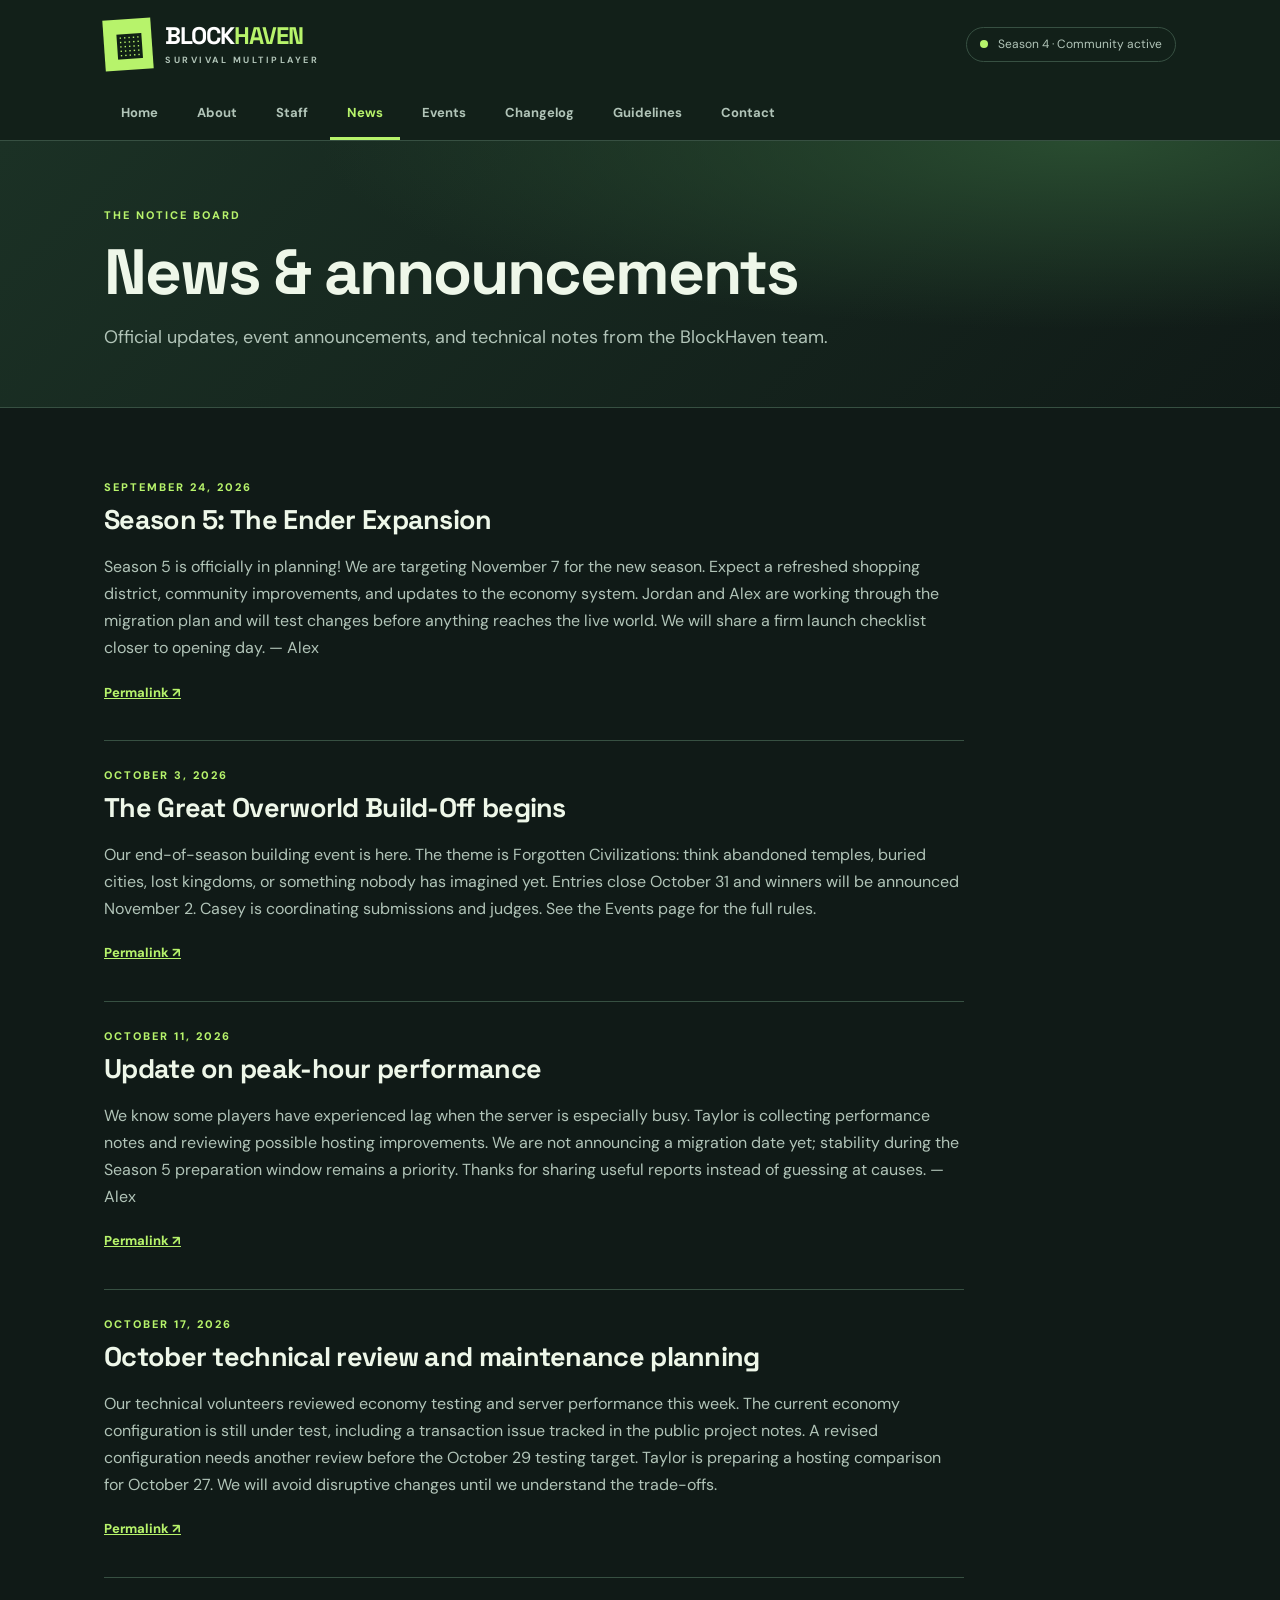
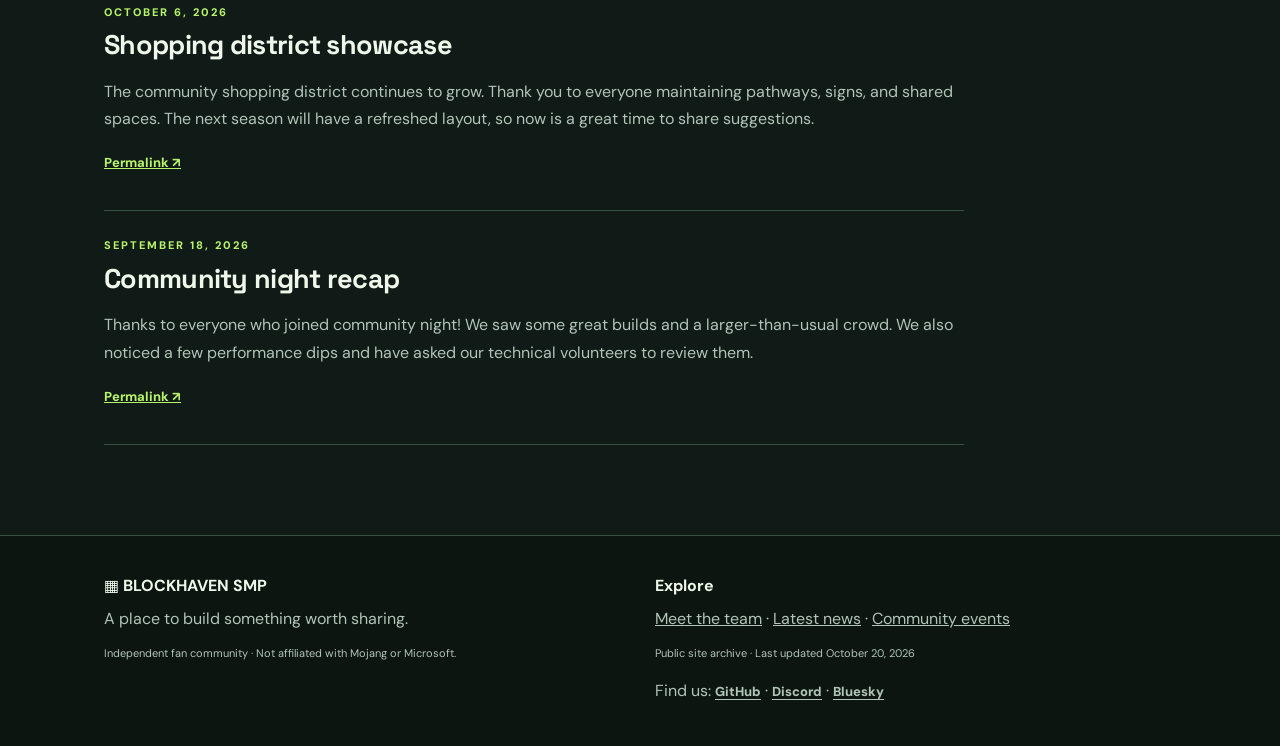
<file: news.html>
<!doctype html><html lang="en"><head><meta charset="utf-8"><meta name="viewport" content="width=device-width, initial-scale=1"><meta name="description" content="BlockHaven SMP — a community Minecraft Java survival server."><title>News &amp; announcements | BlockHaven SMP</title><link rel="stylesheet" href="assets/style.css"><script defer src="assets/links.js"></script><script defer src="assets/site.js"></script></head><body><a class="skip" href="#main">Skip to content</a><header class="sitehead"><div class="topline"><a href="index.html" class="brand"><span class="brandmark" aria-hidden="true">▦</span><span>BLOCK<span class="accent">HAVEN</span><small>SURVIVAL MULTIPLAYER</small></span></a><button class="menu" aria-label="Toggle navigation" aria-expanded="false">☰ Menu</button><span class="serverchip"><span class="dot"></span> Season 4 · Community active</span></div><nav id="nav" aria-label="Main navigation"><a class="" href="index.html">Home</a><a class="" href="about.html">About</a><a class="" href="staff.html">Staff</a><a class="active" href="news.html">News</a><a class="" href="events.html">Events</a><a class="" href="changelog.html">Changelog</a><a class="" href="guidelines.html">Guidelines</a><a class="" href="contact.html">Contact</a></nav></header><main id="main"><section class="pagehero"><div class="container"><div class="kicker">THE NOTICE BOARD</div><h1>News &amp; announcements</h1><p class="lead">Official updates, event announcements, and technical notes from the BlockHaven team.</p></div></section><div class="container content"><div class="newslist"><article id="season5" class="newsitem"><div class="eyebrow">September 24, 2026</div><h2>Season 5: The Ender Expansion</h2><p>Season 5 is officially in planning! We are targeting November 7 for the new season. Expect a refreshed shopping district, community improvements, and updates to the economy system. Jordan and Alex are working through the migration plan and will test changes before anything reaches the live world. We will share a firm launch checklist closer to opening day. — Alex</p><a class="textlink" href="#season5">Permalink ↗</a></article><article id="buildoff" class="newsitem"><div class="eyebrow">October 3, 2026</div><h2>The Great Overworld Build-Off begins</h2><p>Our end-of-season building event is here. The theme is Forgotten Civilizations: think abandoned temples, buried cities, lost kingdoms, or something nobody has imagined yet. Entries close October 31 and winners will be announced November 2. Casey is coordinating submissions and judges. See the Events page for the full rules.</p><a class="textlink" href="#buildoff">Permalink ↗</a></article><article id="performance" class="newsitem"><div class="eyebrow">October 11, 2026</div><h2>Update on peak-hour performance</h2><p>We know some players have experienced lag when the server is especially busy. Taylor is collecting performance notes and reviewing possible hosting improvements. We are not announcing a migration date yet; stability during the Season 5 preparation window remains a priority. Thanks for sharing useful reports instead of guessing at causes. — Alex</p><a class="textlink" href="#performance">Permalink ↗</a></article><article id="maintenance" class="newsitem"><div class="eyebrow">October 17, 2026</div><h2>October technical review and maintenance planning</h2><p>Our technical volunteers reviewed economy testing and server performance this week. The current economy configuration is still under test, including a transaction issue tracked in the public project notes. A revised configuration needs another review before the October 29 testing target. Taylor is preparing a hosting comparison for October 27. We will avoid disruptive changes until we understand the trade-offs.</p><a class="textlink" href="#maintenance">Permalink ↗</a></article><article id="market" class="newsitem"><div class="eyebrow">October 6, 2026</div><h2>Shopping district showcase</h2><p>The community shopping district continues to grow. Thank you to everyone maintaining pathways, signs, and shared spaces. The next season will have a refreshed layout, so now is a great time to share suggestions.</p><a class="textlink" href="#market">Permalink ↗</a></article><article id="community" class="newsitem"><div class="eyebrow">September 18, 2026</div><h2>Community night recap</h2><p>Thanks to everyone who joined community night! We saw some great builds and a larger-than-usual crowd. We also noticed a few performance dips and have asked our technical volunteers to review them.</p><a class="textlink" href="#community">Permalink ↗</a></article></div></div></main><footer><div class="container footgrid"><div><strong>▦ BLOCKHAVEN SMP</strong><p>A place to build something worth sharing.</p><small>Independent fan community · Not affiliated with Mojang or Microsoft.</small></div><div><strong>Explore</strong><p><a href="staff.html">Meet the team</a> · <a href="news.html">Latest news</a> · <a href="events.html">Community events</a></p><small>Public site archive · Last updated October 20, 2026</small><p class="footer-social">Find us: <span data-community-link="github" data-link-text="GitHub">GitHub</span> · <span data-community-link="discord" data-link-text="Discord">Discord</span> · <span data-community-link="bluesky" data-link-text="Bluesky">Bluesky</span></p></div></div></footer></body></html>
</file>
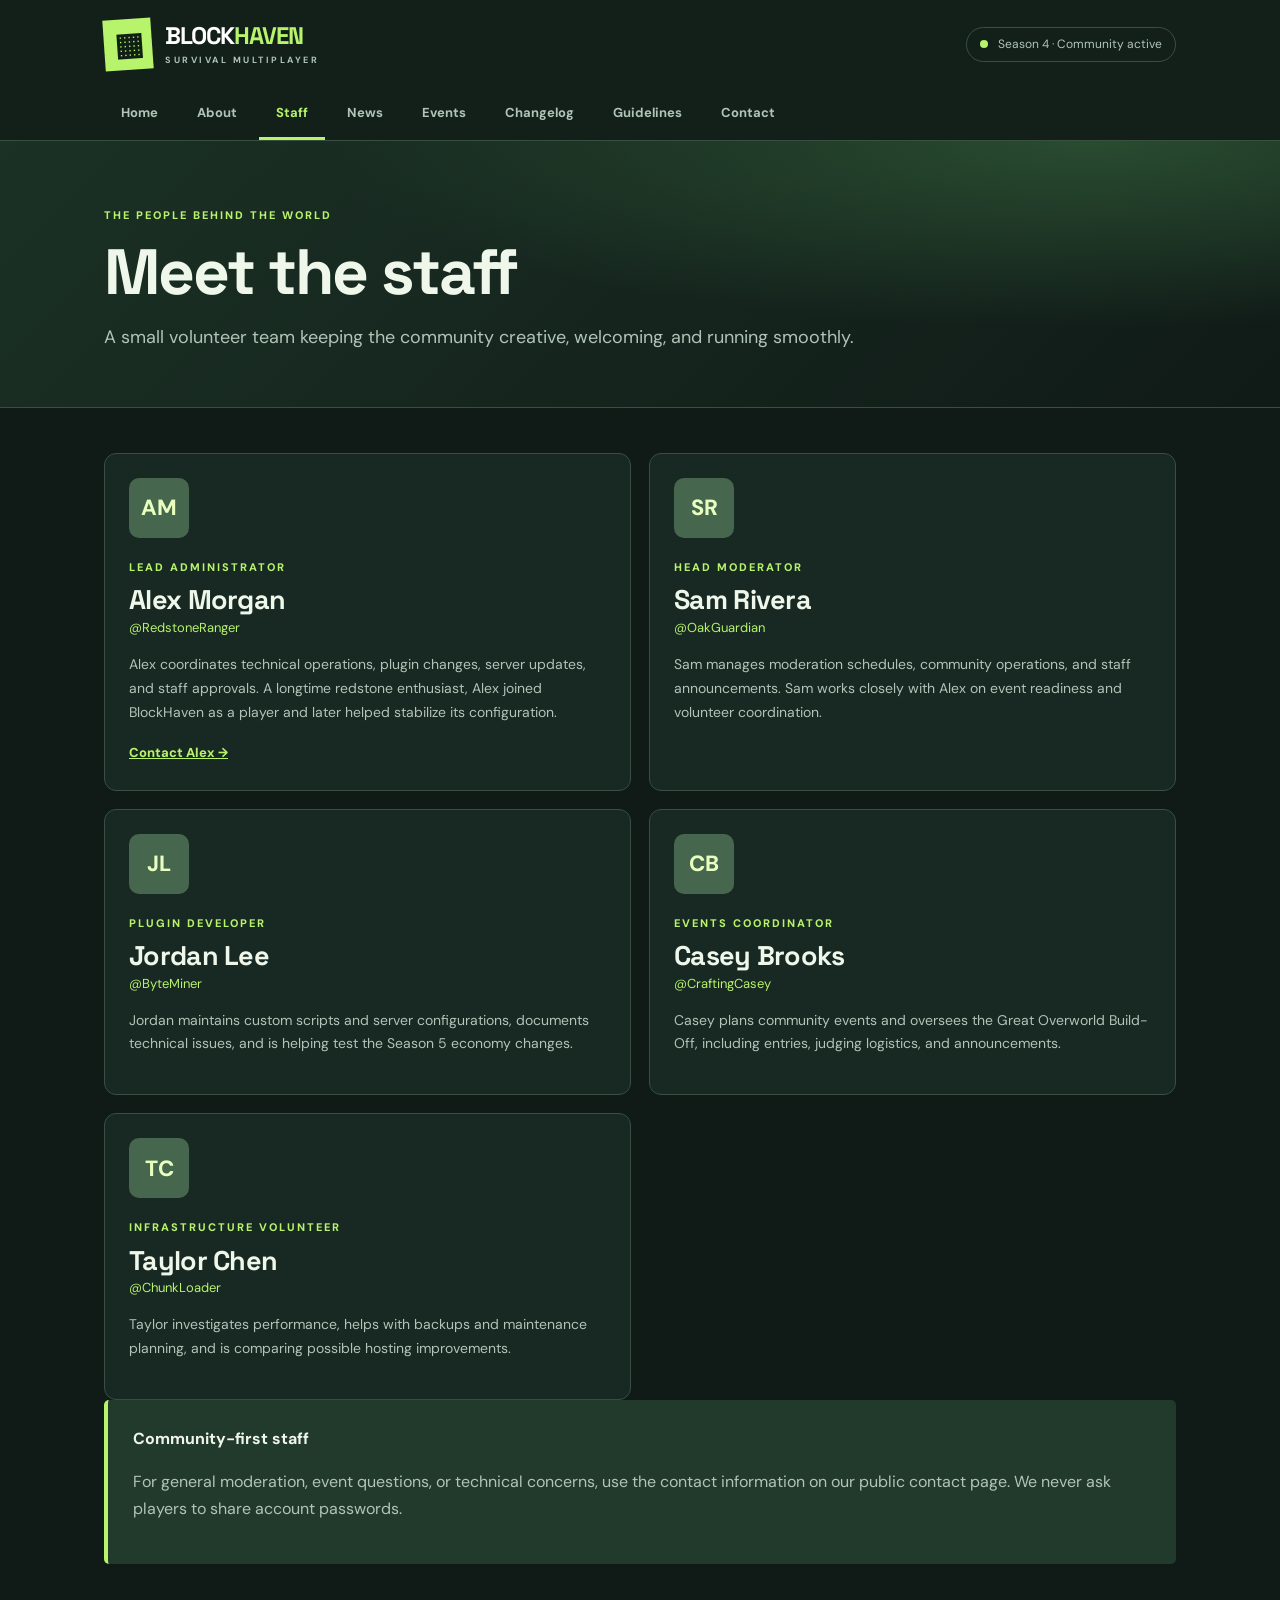
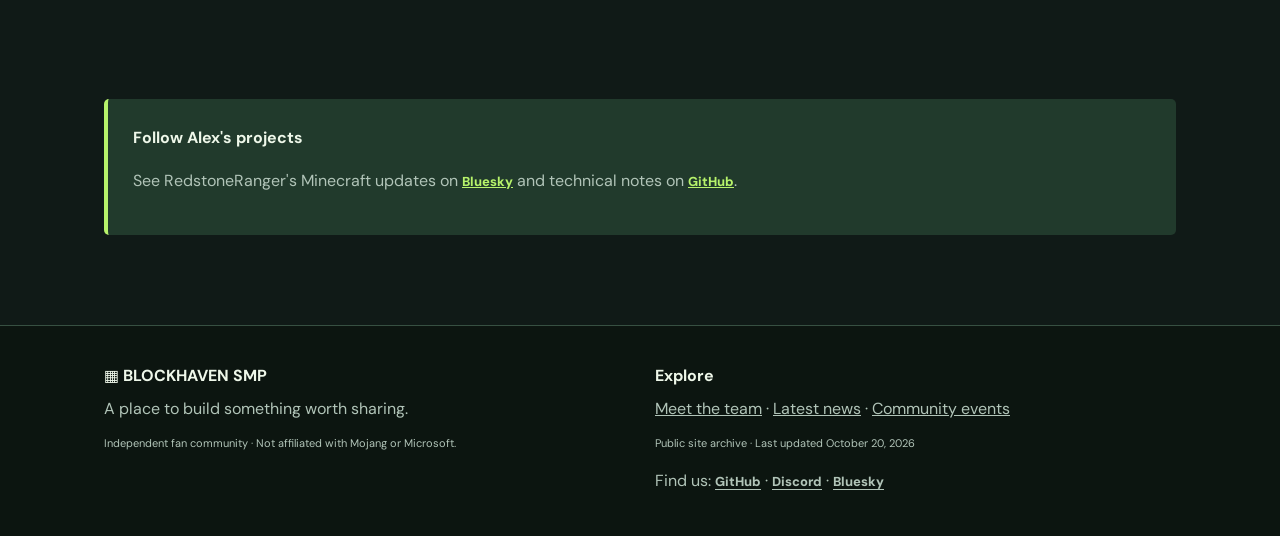
<file: staff.html>
<!doctype html><html lang="en"><head><meta charset="utf-8"><meta name="viewport" content="width=device-width, initial-scale=1"><meta name="description" content="BlockHaven SMP — a community Minecraft Java survival server."><title>Meet the staff | BlockHaven SMP</title><link rel="stylesheet" href="assets/style.css"><script defer src="assets/links.js"></script><script defer src="assets/site.js"></script></head><body><a class="skip" href="#main">Skip to content</a><header class="sitehead"><div class="topline"><a href="index.html" class="brand"><span class="brandmark" aria-hidden="true">▦</span><span>BLOCK<span class="accent">HAVEN</span><small>SURVIVAL MULTIPLAYER</small></span></a><button class="menu" aria-label="Toggle navigation" aria-expanded="false">☰ Menu</button><span class="serverchip"><span class="dot"></span> Season 4 · Community active</span></div><nav id="nav" aria-label="Main navigation"><a class="" href="index.html">Home</a><a class="" href="about.html">About</a><a class="active" href="staff.html">Staff</a><a class="" href="news.html">News</a><a class="" href="events.html">Events</a><a class="" href="changelog.html">Changelog</a><a class="" href="guidelines.html">Guidelines</a><a class="" href="contact.html">Contact</a></nav></header><main id="main"><section class="pagehero"><div class="container"><div class="kicker">THE PEOPLE BEHIND THE WORLD</div><h1>Meet the staff</h1><p class="lead">A small volunteer team keeping the community creative, welcoming, and running smoothly.</p></div></section><div class="container content"><div class="staffgrid"><article class="card person"><div class="avatar">AM</div><div class="eyebrow">Lead Administrator</div><h2>Alex Morgan</h2><div class="handle">@RedstoneRanger</div><p>Alex coordinates technical operations, plugin changes, server updates, and staff approvals. A longtime redstone enthusiast, Alex joined BlockHaven as a player and later helped stabilize its configuration.</p><a class="textlink" href="contact.html">Contact Alex →</a></article><article class="card person"><div class="avatar">SR</div><div class="eyebrow">Head Moderator</div><h2>Sam Rivera</h2><div class="handle">@OakGuardian</div><p>Sam manages moderation schedules, community operations, and staff announcements. Sam works closely with Alex on event readiness and volunteer coordination.</p></article><article class="card person"><div class="avatar">JL</div><div class="eyebrow">Plugin Developer</div><h2>Jordan Lee</h2><div class="handle">@ByteMiner</div><p>Jordan maintains custom scripts and server configurations, documents technical issues, and is helping test the Season 5 economy changes.</p></article><article class="card person"><div class="avatar">CB</div><div class="eyebrow">Events Coordinator</div><h2>Casey Brooks</h2><div class="handle">@CraftingCasey</div><p>Casey plans community events and oversees the Great Overworld Build-Off, including entries, judging logistics, and announcements.</p></article><article class="card person"><div class="avatar">TC</div><div class="eyebrow">Infrastructure Volunteer</div><h2>Taylor Chen</h2><div class="handle">@ChunkLoader</div><p>Taylor investigates performance, helps with backups and maintenance planning, and is comparing possible hosting improvements.</p></article></div><div class="note"><strong>Community-first staff</strong><p>For general moderation, event questions, or technical concerns, use the contact information on our public contact page. We never ask players to share account passwords.</p></div></div><section class="container content"><div class="note"><strong>Follow Alex's projects</strong><p>See RedstoneRanger's Minecraft updates on <span data-community-link="bluesky" data-link-text="Bluesky">Bluesky (link pending)</span> and technical notes on <span data-community-link="github" data-link-text="GitHub">GitHub (link pending)</span>.</p></div></section></main><footer><div class="container footgrid"><div><strong>▦ BLOCKHAVEN SMP</strong><p>A place to build something worth sharing.</p><small>Independent fan community · Not affiliated with Mojang or Microsoft.</small></div><div><strong>Explore</strong><p><a href="staff.html">Meet the team</a> · <a href="news.html">Latest news</a> · <a href="events.html">Community events</a></p><small>Public site archive · Last updated October 20, 2026</small><p class="footer-social">Find us: <span data-community-link="github" data-link-text="GitHub">GitHub</span> · <span data-community-link="discord" data-link-text="Discord">Discord</span> · <span data-community-link="bluesky" data-link-text="Bluesky">Bluesky</span></p></div></div></footer></body></html>
</file>
<file: assets/style.css>
@import url('https://fonts.googleapis.com/css2?family=DM+Sans:wght@400;500;600;700;800&family=Space+Grotesk:wght@500;600;700&display=swap');:root{--bg:#101a17;--panel:#182822;--panel2:#20352b;--ink:#eef7e9;--muted:#b1c4b8;--accent:#b7f36b;--line:#375042}*{box-sizing:border-box}html{scroll-behavior:smooth}body{margin:0;background:var(--bg);color:var(--ink);font-family:'DM Sans',system-ui,sans-serif;line-height:1.7}a{color:var(--accent)}a:hover{text-decoration:none}.container{max-width:1120px;margin:auto;padding:0 24px}.sitehead{background:#122019;border-bottom:1px solid var(--line);position:relative;z-index:5}.topline{max-width:1120px;margin:auto;padding:19px 24px;display:flex;align-items:center;justify-content:space-between;gap:16px}.brand{display:flex;align-items:center;gap:13px;color:#fff;text-decoration:none;font:700 24px 'Space Grotesk',sans-serif;letter-spacing:-1px;line-height:1}.brand small{display:block;font:700 9px 'DM Sans',sans-serif;letter-spacing:2.5px;color:var(--muted);margin-top:6px}.accent{color:var(--accent)}.brandmark{background:var(--accent);color:#102015;font-size:31px;line-height:1;padding:10px;transform:rotate(-4deg)}.serverchip{border:1px solid var(--line);border-radius:99px;padding:6px 13px;font-size:12px;color:var(--muted)}.dot{display:inline-block;width:8px;height:8px;border-radius:50%;background:var(--accent);margin-right:7px}nav{max-width:1120px;margin:auto;padding:0 24px;display:flex;gap:5px;overflow:auto}nav a{white-space:nowrap;color:var(--muted);text-decoration:none;font-size:13px;font-weight:700;padding:13px 17px;border-bottom:3px solid transparent}nav a:hover,nav a.active{color:var(--accent);border-bottom-color:var(--accent)}.menu{display:none;background:none;color:var(--ink);border:1px solid var(--line);padding:9px 13px;border-radius:8px}.pagehero{padding:65px 0 54px;background:radial-gradient(ellipse at 85% 0%,#294c30 0%,transparent 50%),linear-gradient(135deg,#1b3125,#101a17);border-bottom:1px solid var(--line)}.kicker,.eyebrow{font-size:11px;text-transform:uppercase;letter-spacing:2px;color:var(--accent);font-weight:800}.pagehero h1{font:700 clamp(36px,5vw,66px)/1.1 'Space Grotesk',sans-serif;letter-spacing:-2px;max-width:900px;margin:12px 0 15px}.lead{font-size:18px;max-width:750px;color:var(--muted);margin:0}.content{padding-top:45px;padding-bottom:90px}.content h2{font:700 27px/1.2 'Space Grotesk',sans-serif;letter-spacing:-.7px}.content h3{font:700 21px 'Space Grotesk',sans-serif}.hero-grid{display:grid;grid-template-columns:1fr 1fr;gap:20px}.feature,.eventhero{padding:34px;background:var(--panel2);border:1px solid var(--line);border-radius:14px}.feature h2{font-size:36px;margin:10px 0}.feature p{color:var(--muted)}.btn{display:inline-block;background:var(--accent);color:#132315;text-decoration:none;padding:12px 20px;border-radius:7px;font-weight:800;margin-top:13px}.pixelworld{position:relative;overflow:hidden;min-height:340px;background:linear-gradient(#2c6758,#73a68b 62%,#a4ba7b 62%);border:1px solid var(--line);border-radius:14px}.sun{position:absolute;top:44px;right:60px;width:64px;height:64px;background:#f8df89;box-shadow:0 0 50px #f9e4a0}.hill{position:absolute;bottom:56px;background:#355e43;clip-path:polygon(0 100%,0 35%,18% 35%,18% 0,46% 0,46% 25%,65% 25%,65% 53%,100% 53%,100% 100%)}.h1{left:-10%;width:80%;height:210px}.h2{right:-20%;width:85%;height:150px;background:#234d38}.ground{position:absolute;bottom:0;height:60px;width:100%;background:repeating-linear-gradient(90deg,#76553b 0 24px,#6b4d34 24px 48px);border-top:15px solid #86b951}.scene-label{position:absolute;bottom:85px;left:25px;background:#14271dcc;color:#fff;padding:8px 12px;font-size:10px;font-weight:800;letter-spacing:2px}.statgrid{display:grid;grid-template-columns:repeat(4,1fr);gap:12px;margin:22px 0 45px}.statgrid>div{padding:20px;background:var(--panel);border:1px solid var(--line);border-radius:10px}.statgrid strong{display:block;font:700 25px 'Space Grotesk',sans-serif;color:var(--accent)}.statgrid span{font-size:12px;color:var(--muted)}.sectionhead{display:flex;justify-content:space-between;align-items:end;gap:16px;margin-bottom:20px}.sectionhead h2{margin:7px 0 0}.sectionhead>a,.textlink{font-weight:800;font-size:13px}.cards{display:grid;grid-template-columns:repeat(3,1fr);gap:17px}.card{background:var(--panel);border:1px solid var(--line);border-radius:12px;padding:24px;min-width:0}.card h2,.card h3{margin:10px 0}.card p{color:var(--muted);font-size:14px}.split,.twocol{display:grid;grid-template-columns:1.5fr 1fr;gap:40px;align-items:start;margin-top:50px}.split p,.prose p,.prose li{color:var(--muted)}.note{padding:25px;background:#213a2c;border-left:4px solid var(--accent);border-radius:5px}.note p{color:var(--muted)}.prose{max-width:800px;margin-bottom:38px}.prose h2{margin-top:30px}.staffgrid{display:grid;grid-template-columns:repeat(2,1fr);gap:18px}.person .avatar{width:60px;height:60px;display:grid;place-items:center;background:#46664d;color:#e9ffbf;border-radius:10px;font-weight:800;font-size:22px;margin-bottom:20px}.person h2{margin:8px 0 0}.handle{color:var(--accent);font-size:13px}.newslist{max-width:860px}.newsitem{padding:25px 0 35px;border-bottom:1px solid var(--line);scroll-margin-top:25px}.newsitem h2{margin:8px 0}.newsitem p{color:var(--muted)}.eventhero .big{font-size:22px}.eventhero .statgrid{margin-bottom:0;grid-template-columns:repeat(3,1fr)}.timeline{border-left:2px solid var(--line);padding-left:27px;max-width:850px}.change{position:relative;padding:0 0 28px}.change:before{content:'';position:absolute;left:-35px;top:7px;width:12px;height:12px;background:var(--accent);border:3px solid var(--bg)}.change h2{font-size:20px;margin:6px 0}.change p{color:var(--muted);margin:0}footer{background:#0c1510;border-top:1px solid var(--line);padding:36px 0;color:var(--muted)}footer strong{color:var(--ink)}footer p{margin:6px 0}footer small{font-size:11px}footer a{color:var(--muted)}.footgrid{display:grid;grid-template-columns:1fr 1fr;gap:30px}.skip{position:absolute;left:-9999px}.skip:focus{left:8px;top:8px;background:#fff;color:#000;padding:10px;z-index:20}@media(max-width:760px){.menu{display:block}.serverchip{display:none}nav{display:none;flex-direction:column;padding:8px 24px 18px}nav.open{display:flex}nav a{padding:9px}.hero-grid,.split,.twocol,.staffgrid,.footgrid{grid-template-columns:1fr}.cards{grid-template-columns:1fr}.statgrid{grid-template-columns:repeat(2,1fr)}.eventhero .statgrid{grid-template-columns:repeat(3,1fr)}.pixelworld{min-height:240px}.pagehero{padding:42px 0}.content{padding-top:28px}.feature h2{font-size:29px}}
/* Community profile links */
.community-links{margin:2.5rem 0}.community-links .cards{margin-top:1rem}.unconfigured-link{color:var(--muted, #87939d);font-size:.93rem;font-style:italic}.footer-social{margin-top:.7rem}.footer-social a{color:inherit;text-decoration:underline;text-underline-offset:3px}
</file>
<file: calendar/style.css>
*{box-sizing:border-box}body{margin:0;background:#101b1b;color:#e9f1e9;font:16px/1.65 system-ui,Segoe UI,sans-serif}header{background:#172b26;border-bottom:3px solid #64a978;padding:22px max(20px,calc((100% - 920px)/2))}main{max-width:920px;margin:auto;padding:35px 22px 80px}h1,h2,h3{line-height:1.2}h1{font-size:2.4rem}h2{margin-top:2.2rem;color:#a4dcb2}a{color:#9fddb2}nav a{margin-right:20px}article,.panel{background:#1a2b29;padding:22px;border:1px solid #355147;border-radius:12px;margin:18px 0}small,.muted{color:#b2c3b8}li{margin:7px 0}code{color:#f2d59a}footer{border-top:1px solid #355147;padding:25px;text-align:center;color:#b2c3b8}table{border-collapse:collapse;width:100%}td,th{padding:10px;border-bottom:1px solid #355147;text-align:left} .tag{display:inline-block;background:#31543c;padding:3px 10px;border-radius:12px;font-size:12px} .events{display:grid;gap:12px}.event{padding:15px;background:#1a2b29;border-left:4px solid #79b58b;border-radius:6px} .event strong{display:block} .event time{color:#b2c3b8}
</file>
